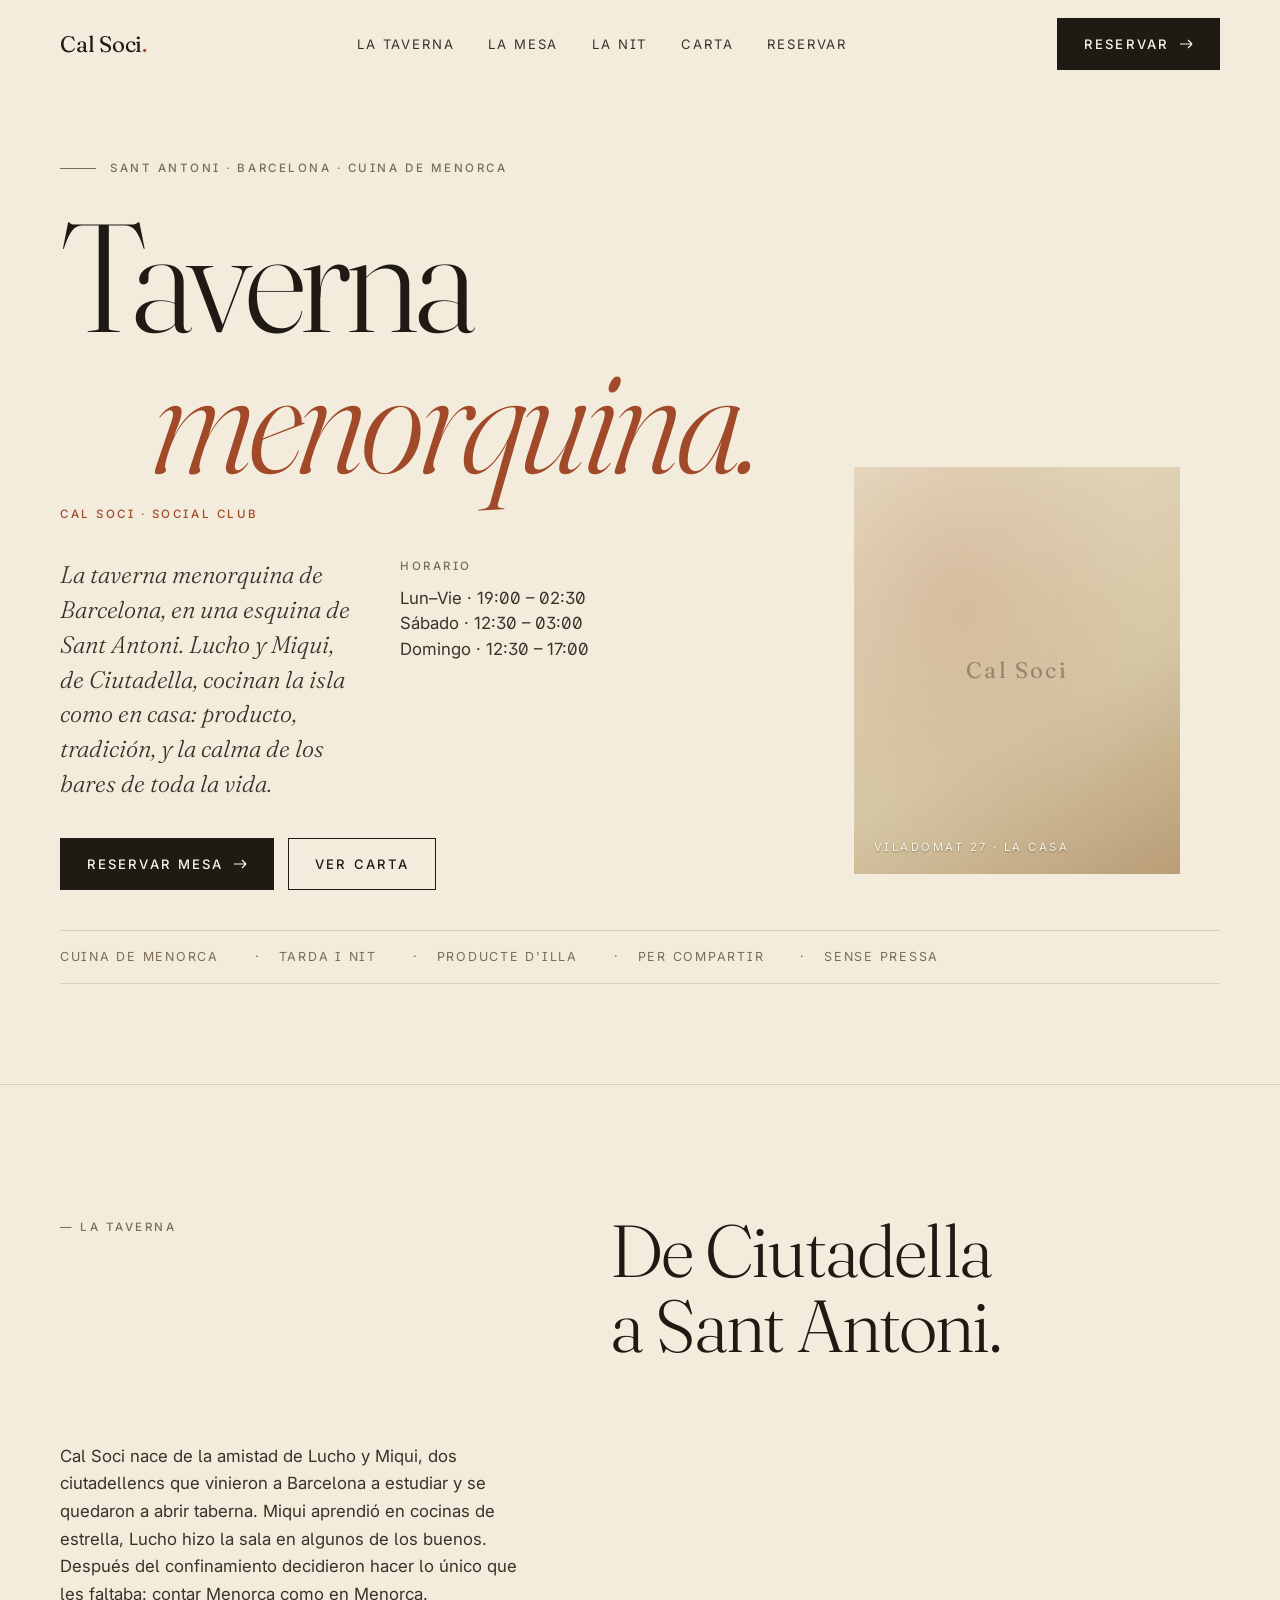
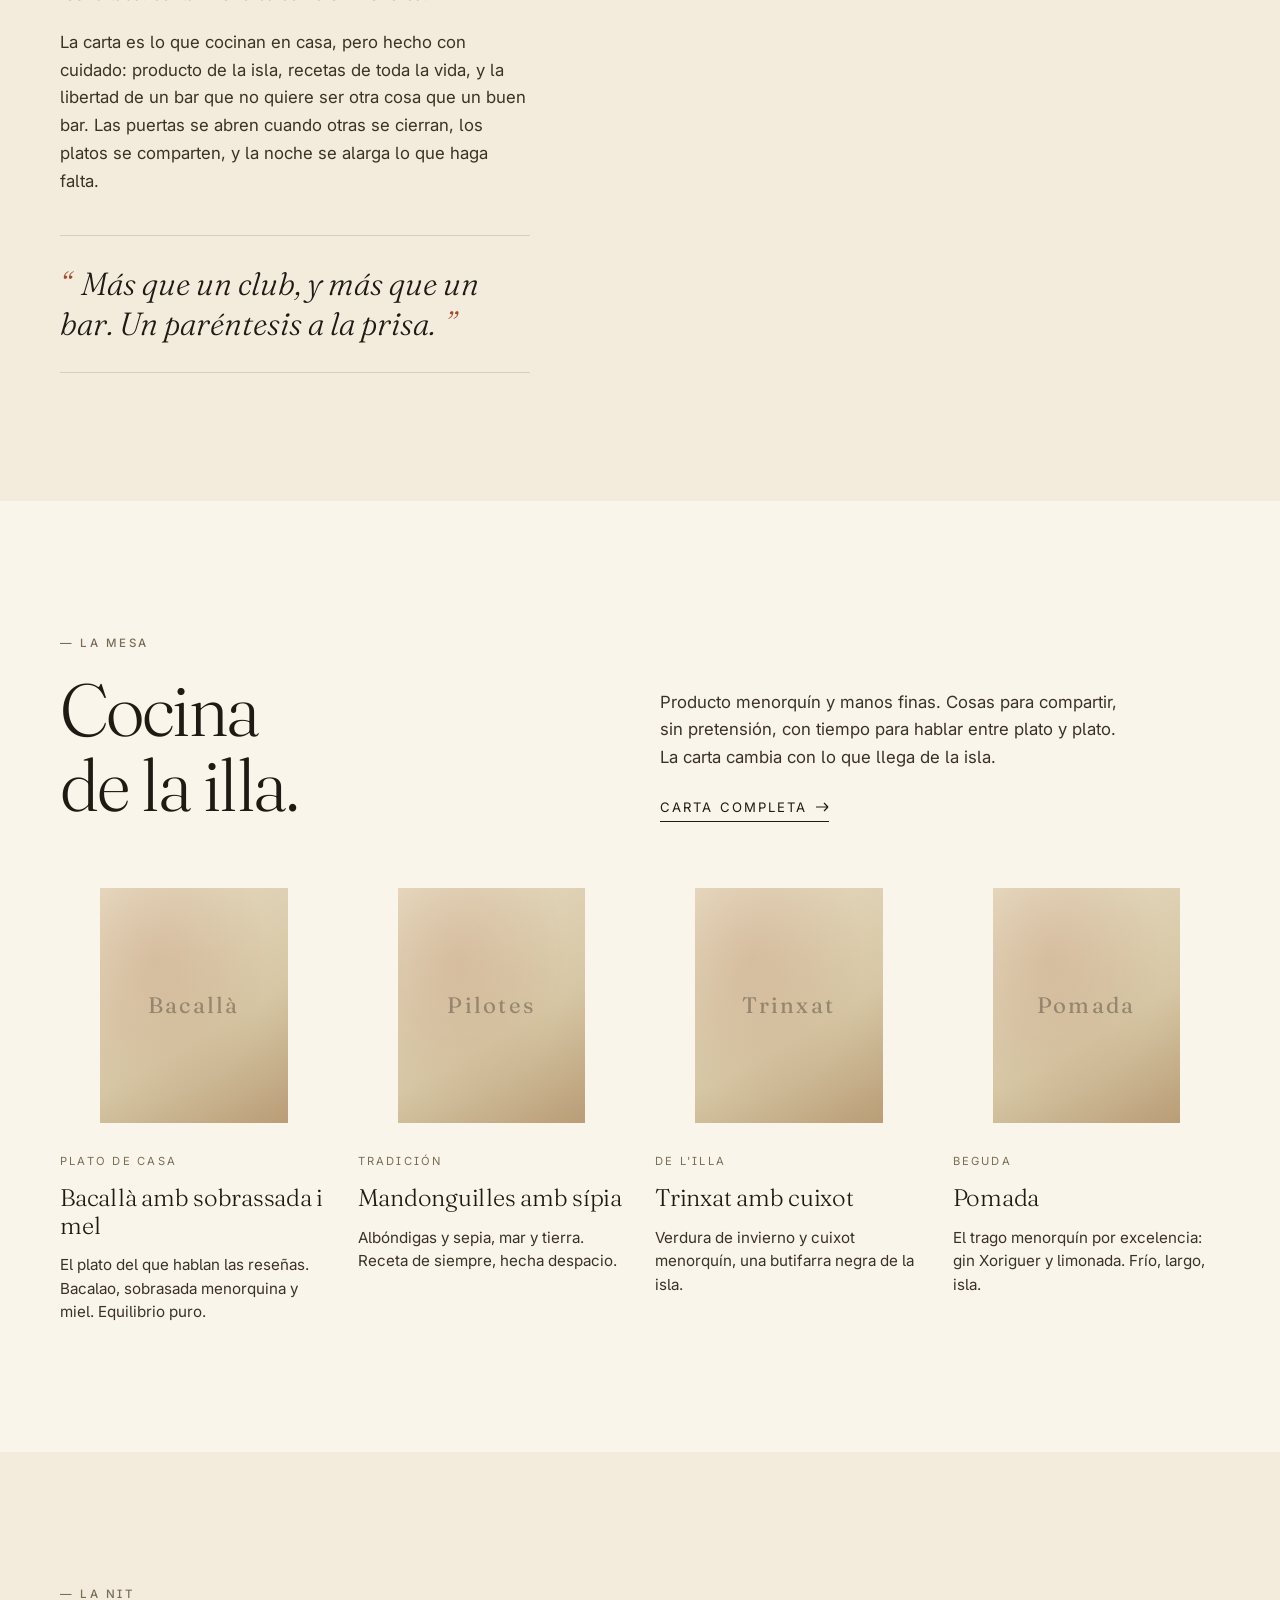
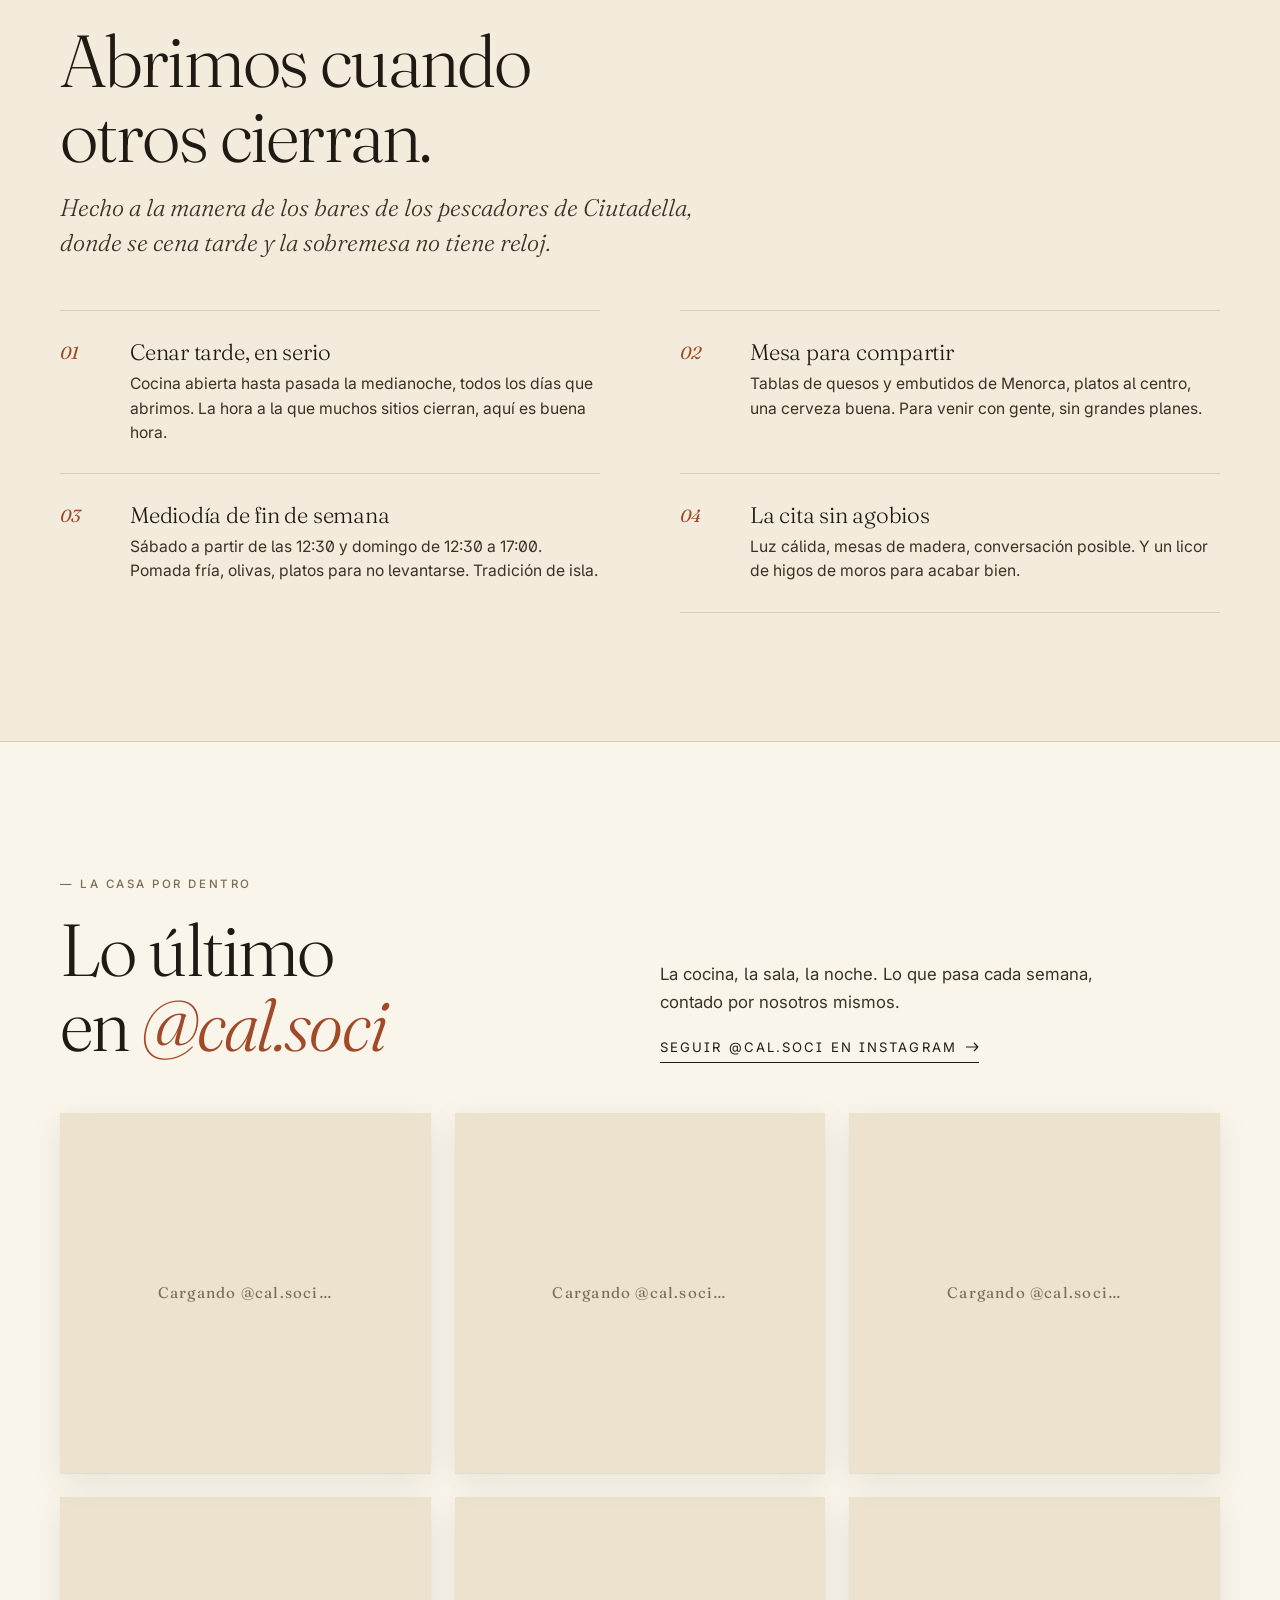
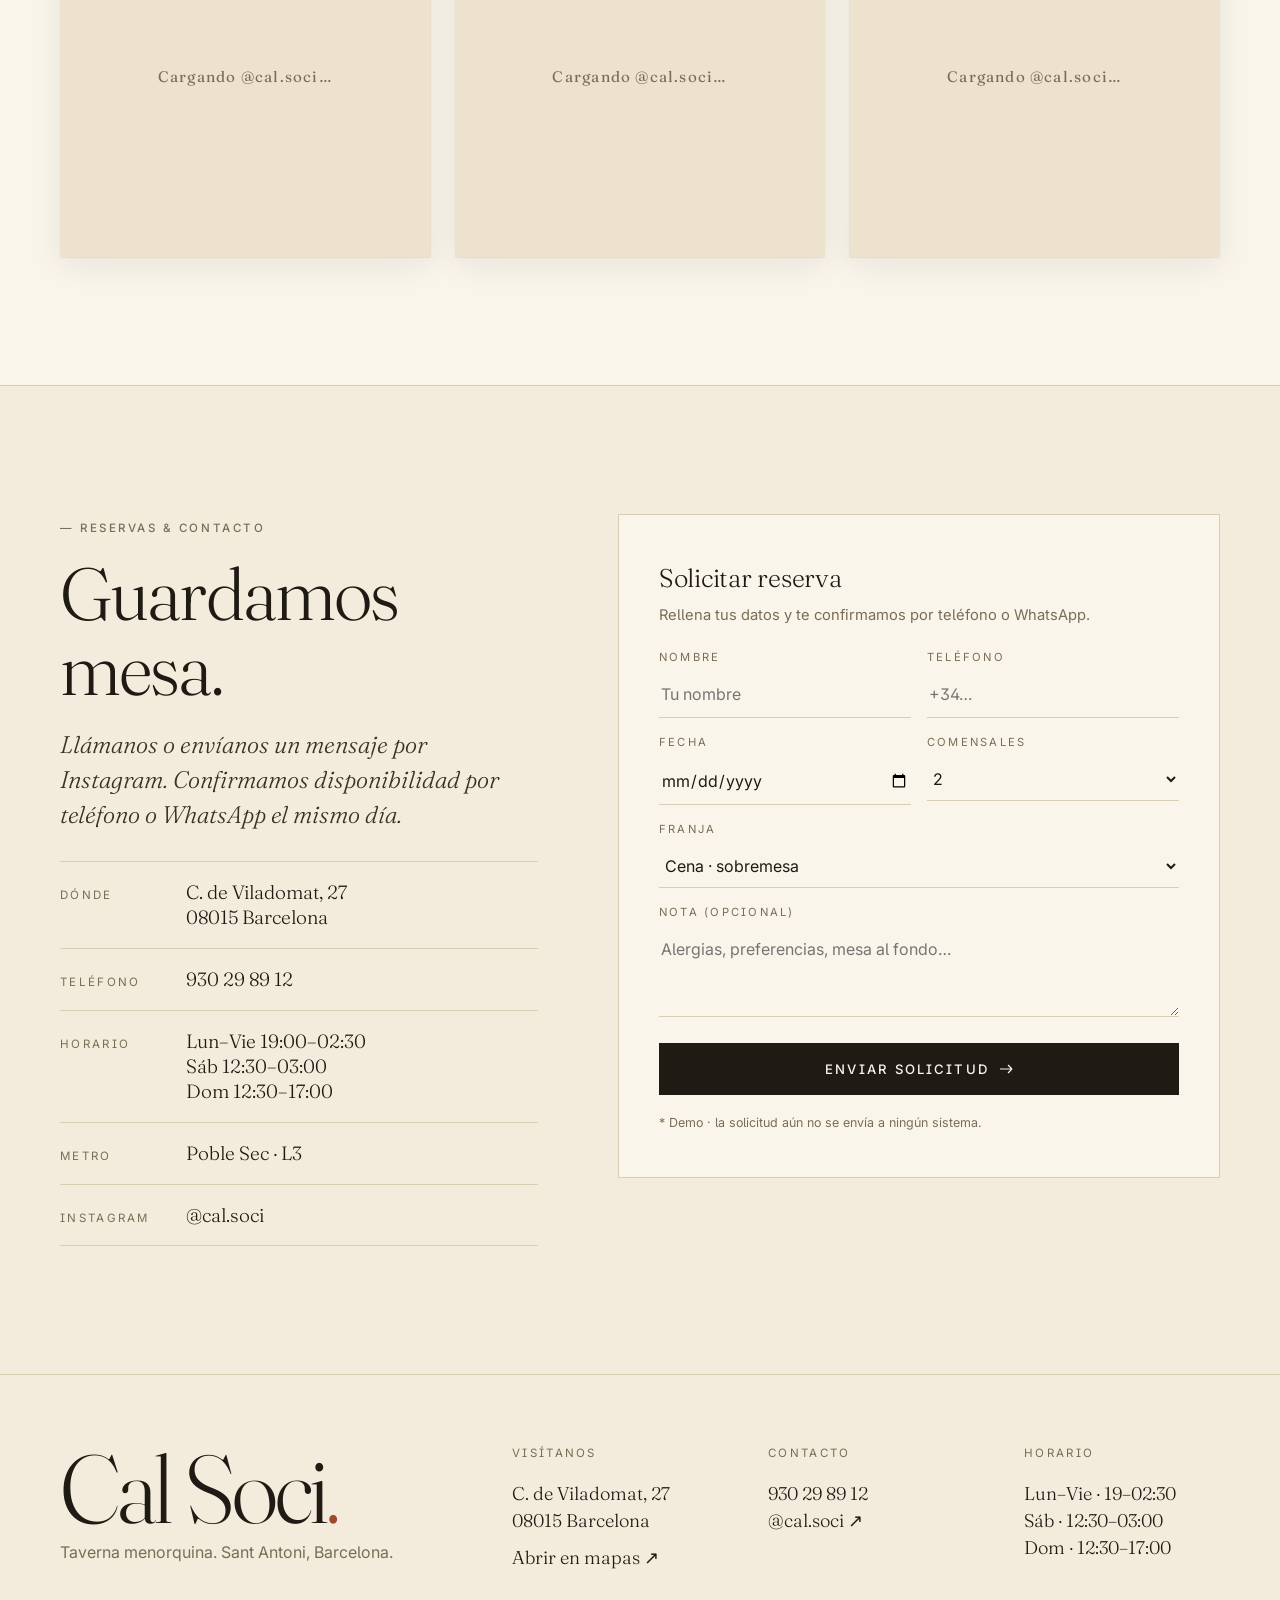
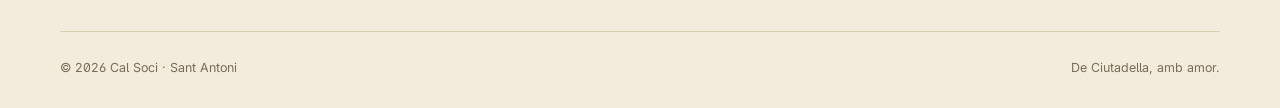
<file: index.html>
<!DOCTYPE html>
<html lang="es">
<head>
  <meta charset="utf-8" />
  <meta name="viewport" content="width=device-width, initial-scale=1, viewport-fit=cover" />
  <meta name="theme-color" content="#f3ecdd" />
  <title>Cal Soci — Taverna menorquina · Sant Antoni, Barcelona</title>
  <meta name="description" content="Cal Soci. La taverna menorquina de Barcelona, en Sant Antoni. De Lucho y Miqui, ciutadellencs. Cocina de Menorca, sin prisa, hasta tarde." />

  <meta property="og:type" content="restaurant" />
  <meta property="og:title" content="Cal Soci — Taverna menorquina en Sant Antoni" />
  <meta property="og:description" content="La taverna menorquina de Barcelona. C. de Viladomat 27, Sant Antoni." />
  <meta property="og:locale" content="es_ES" />

  <link rel="preconnect" href="https://fonts.googleapis.com" />
  <link rel="preconnect" href="https://fonts.gstatic.com" crossorigin />
  <link href="https://fonts.googleapis.com/css2?family=Fraunces:ital,opsz,wght@0,9..144,300;0,9..144,400;0,9..144,500;1,9..144,300;1,9..144,400&family=Inter:wght@400;500;600&display=swap" rel="stylesheet" />

  <link rel="stylesheet" href="assets/css/styles.css" />
  <link rel="icon" href="data:image/svg+xml;utf8,<svg xmlns='http://www.w3.org/2000/svg' viewBox='0 0 32 32'><rect width='32' height='32' fill='%23f3ecdd'/><text x='50%25' y='60%25' text-anchor='middle' font-family='Georgia,serif' font-size='20' fill='%231f1a14'>C</text><circle cx='24' cy='8' r='2' fill='%23a14a2a'/></svg>" />
</head>
<body>

  <!-- NAV -->
  <header class="nav" id="nav">
    <div class="wrap nav__inner">
      <a href="#top" class="nav__brand" aria-label="Cal Soci — Inicio">Cal Soci<span class="dot">.</span></a>
      <nav class="nav__links" aria-label="Principal">
        <a href="#identitat">La taverna</a>
        <a href="#destacados">La mesa</a>
        <a href="#experiencia">La nit</a>
        <a href="menu.html">Carta</a>
        <a href="#contacto">Reservar</a>
      </nav>
      <a href="#contacto" class="btn nav__cta">
        Reservar
        <svg class="arrow" width="14" height="10" viewBox="0 0 14 10" fill="none"><path d="M1 5h12m0 0L9 1m4 4L9 9" stroke="currentColor" stroke-width="1.2"/></svg>
      </a>
      <button class="nav__toggle" aria-label="Abrir menú" aria-expanded="false" aria-controls="drawer">
        <span></span>
      </button>
    </div>
  </header>

  <!-- MOBILE DRAWER -->
  <aside class="drawer" id="drawer" aria-hidden="true">
    <div class="drawer__top">
      <span class="nav__brand">Cal Soci<span class="dot">.</span></span>
      <button class="drawer__close" aria-label="Cerrar menú">✕</button>
    </div>
    <nav class="drawer__nav" aria-label="Móvil">
      <a href="#identitat">La taverna</a>
      <a href="#destacados">La mesa</a>
      <a href="#experiencia">La nit</a>
      <a href="menu.html">Carta</a>
      <a href="#contacto">Reservar</a>
    </nav>
    <div class="drawer__meta">
      <span>C. de Viladomat, 27 · Sant Antoni</span>
      <a href="tel:+34930298912">930 29 89 12</a>
      <a href="https://www.instagram.com/cal.soci/" target="_blank" rel="noopener">@cal.soci</a>
    </div>
  </aside>

  <main id="top">

    <!-- HERO -->
    <section class="hero">
      <div class="wrap">
        <div class="hero__grid">
          <div>
            <div class="hero__eyebrow reveal">
              <span class="rule"></span>
              <span class="kicker">Sant Antoni · Barcelona · cuina de Menorca</span>
            </div>

            <h1 class="display hero__title reveal">
              <span class="row">Taverna</span>
              <span class="row shift"><em>menorquina.</em></span>
            </h1>
            <p class="kicker reveal delay-1" style="margin-top:18px; color:var(--terracotta);">Cal Soci · Social Club</p>

            <div class="hero__meta">
              <p class="lede reveal delay-1">
                La taverna menorquina de Barcelona, en una esquina de Sant Antoni. Lucho y Miqui, de Ciutadella, cocinan la isla como en casa: producto, tradición, y la calma de los bares de toda la vida.
              </p>
              <div class="reveal delay-2">
                <p class="kicker" style="margin-bottom:10px;">Horario</p>
                <p class="body-lg" style="line-height:1.5;">
                  Lun–Vie · 19:00 – 02:30<br/>
                  Sábado · 12:30 – 03:00<br/>
                  Domingo · 12:30 – 17:00
                </p>
              </div>
            </div>

            <div class="hero__cta reveal delay-3">
              <a href="#contacto" class="btn">
                Reservar mesa
                <svg class="arrow" width="14" height="10" viewBox="0 0 14 10" fill="none"><path d="M1 5h12m0 0L9 1m4 4L9 9" stroke="currentColor" stroke-width="1.2"/></svg>
              </a>
              <a href="menu.html" class="btn btn--ghost">Ver carta</a>
            </div>
          </div>

          <figure class="hero__figure reveal delay-2">
            <!-- Placeholder image (Cal Soci photos not provided as assets).
                 Pick a candid interior shot of Cal Soci to replace this. -->
            <img
              src="https://images.unsplash.com/photo-1559339352-11d035aa65de?auto=format&fit=crop&w=1200&q=80"
              alt="Atmósfera nocturna de taverna con luz cálida"
              loading="eager" fetchpriority="high"
              onerror="this.replaceWith(Object.assign(document.createElement('div'),{className:'ph',textContent:'Cal Soci'}))"
            />
            <figcaption>Viladomat 27 · La casa</figcaption>
          </figure>
        </div>

        <div class="hero__ticker reveal">
          <span>Cuina de Menorca</span>
          <span>Tarda i nit</span>
          <span>Producte d'illa</span>
          <span>Per compartir</span>
          <span>Sense pressa</span>
        </div>
      </div>
    </section>

    <hr class="divider" />

    <!-- IDENTITY / STORY -->
    <section class="section" id="identitat">
      <div class="wrap story">
        <div class="story__label reveal">
          <span class="kicker">— La taverna</span>
        </div>
        <div class="reveal delay-1">
          <h2 class="h1 story__title">De Ciutadella<br/>a Sant Antoni.</h2>
        </div>
        <div class="story__body reveal delay-2">
          <p class="body-lg">
            Cal Soci nace de la amistad de Lucho y Miqui, dos ciutadellencs que vinieron a Barcelona a estudiar y se quedaron a abrir taberna. Miqui aprendió en cocinas de estrella, Lucho hizo la sala en algunos de los buenos. Después del confinamiento decidieron hacer lo único que les faltaba: contar Menorca como en Menorca.
          </p>
          <p class="body-lg">
            La carta es lo que cocinan en casa, pero hecho con cuidado: producto de la isla, recetas de toda la vida, y la libertad de un bar que no quiere ser otra cosa que un buen bar. Las puertas se abren cuando otras se cierran, los platos se comparten, y la noche se alarga lo que haga falta.
          </p>

          <blockquote class="pullquote">
            Más que un club, y más que un bar. Un paréntesis a la prisa.
          </blockquote>
        </div>
      </div>
    </section>

    <!-- HIGHLIGHTS (real signature dishes from press research) -->
    <!--
      Highlights below are real dishes mentioned in press coverage of Cal Soci
      (Time Out Barcelona, Menorca Info, Local Love Barcelona). Photos are
      placeholders matched by category — replace with real photography.
    -->
    <section class="section highlights" id="destacados">
      <div class="wrap">
        <div class="highlights__head">
          <div class="reveal">
            <span class="kicker">— La mesa</span>
            <h2 class="h1" style="margin-top:18px;">Cocina<br/>de la illa.</h2>
          </div>
          <div class="reveal delay-1">
            <p class="body-lg" style="max-width:460px;">
              Producto menorquín y manos finas. Cosas para compartir, sin pretensión, con tiempo para hablar entre plato y plato. La carta cambia con lo que llega de la isla.
            </p>
            <p style="margin-top:22px;">
              <a class="link-underline" href="menu.html">Carta completa
                <svg class="arrow" width="14" height="10" viewBox="0 0 14 10" fill="none"><path d="M1 5h12m0 0L9 1m4 4L9 9" stroke="currentColor" stroke-width="1.2"/></svg>
              </a>
            </p>
          </div>
        </div>

        <div class="highlights__grid">
          <article class="dish reveal">
            <figure class="dish__figure">
              <img src="https://images.unsplash.com/photo-1625944525533-473f1b3d9684?auto=format&fit=crop&w=800&q=80" alt="Bacalao con sobrasada y miel" loading="lazy"
                onerror="this.replaceWith(Object.assign(document.createElement('div'),{className:'ph',textContent:'Bacallà'}))"/>
            </figure>
            <span class="dish__cat">Plato de casa</span>
            <h3 class="dish__name">Bacallà amb sobrassada i mel</h3>
            <p class="dish__note">El plato del que hablan las reseñas. Bacalao, sobrasada menorquina y miel. Equilibrio puro.</p>
          </article>

          <article class="dish reveal delay-1">
            <figure class="dish__figure">
              <img src="https://images.unsplash.com/photo-1604908176997-125f25cc6f3d?auto=format&fit=crop&w=800&q=80" alt="Mandonguilles con sepia y tomate" loading="lazy"
                onerror="this.replaceWith(Object.assign(document.createElement('div'),{className:'ph',textContent:'Pilotes'}))"/>
            </figure>
            <span class="dish__cat">Tradición</span>
            <h3 class="dish__name">Mandonguilles amb sípia</h3>
            <p class="dish__note">Albóndigas y sepia, mar y tierra. Receta de siempre, hecha despacio.</p>
          </article>

          <article class="dish reveal delay-2">
            <figure class="dish__figure">
              <img src="https://images.unsplash.com/photo-1432139509613-5c4255815697?auto=format&fit=crop&w=800&q=80" alt="Trinxat con cuixot menorquín" loading="lazy"
                onerror="this.replaceWith(Object.assign(document.createElement('div'),{className:'ph',textContent:'Trinxat'}))"/>
            </figure>
            <span class="dish__cat">De l'illa</span>
            <h3 class="dish__name">Trinxat amb cuixot</h3>
            <p class="dish__note">Verdura de invierno y cuixot menorquín, una butifarra negra de la isla.</p>
          </article>

          <article class="dish reveal delay-3">
            <figure class="dish__figure">
              <img src="https://images.unsplash.com/photo-1582735689369-4fe89db7114c?auto=format&fit=crop&w=800&q=80" alt="Pomada menorquina" loading="lazy"
                onerror="this.replaceWith(Object.assign(document.createElement('div'),{className:'ph',textContent:'Pomada'}))"/>
            </figure>
            <span class="dish__cat">Beguda</span>
            <h3 class="dish__name">Pomada</h3>
            <p class="dish__note">El trago menorquín por excelencia: gin Xoriguer y limonada. Frío, largo, isla.</p>
          </article>
        </div>
      </div>
    </section>

    <!-- EXPERIENCE -->
    <section class="section" id="experiencia">
      <div class="wrap">
        <div class="reveal">
          <span class="kicker">— La nit</span>
          <h2 class="h1" style="margin-top:18px; max-width:780px;">
            Abrimos cuando<br/>otros cierran.
          </h2>
          <p class="lede" style="margin-top:18px; max-width:680px;">
            Hecho a la manera de los bares de los pescadores de Ciutadella, donde se cena tarde y la sobremesa no tiene reloj.
          </p>
        </div>

        <div class="experience__grid">
          <div class="moment reveal">
            <div class="moment__num">01</div>
            <div>
              <h3 class="moment__title">Cenar tarde, en serio</h3>
              <p class="moment__body">Cocina abierta hasta pasada la medianoche, todos los días que abrimos. La hora a la que muchos sitios cierran, aquí es buena hora.</p>
            </div>
          </div>

          <div class="moment reveal delay-1">
            <div class="moment__num">02</div>
            <div>
              <h3 class="moment__title">Mesa para compartir</h3>
              <p class="moment__body">Tablas de quesos y embutidos de Menorca, platos al centro, una cerveza buena. Para venir con gente, sin grandes planes.</p>
            </div>
          </div>

          <div class="moment reveal delay-2">
            <div class="moment__num">03</div>
            <div>
              <h3 class="moment__title">Mediodía de fin de semana</h3>
              <p class="moment__body">Sábado a partir de las 12:30 y domingo de 12:30 a 17:00. Pomada fría, olivas, platos para no levantarse. Tradición de isla.</p>
            </div>
          </div>

          <div class="moment reveal delay-3">
            <div class="moment__num">04</div>
            <div>
              <h3 class="moment__title">La cita sin agobios</h3>
              <p class="moment__body">Luz cálida, mesas de madera, conversación posible. Y un licor de higos de moros para acabar bien.</p>
            </div>
          </div>
        </div>
      </div>
    </section>

    <!-- INSTAGRAM FEED — real Cal Soci posts via Instagram's official embed widget -->
    <section class="section ig-feed" id="instagram">
      <div class="wrap">
        <div class="ig-feed__head">
          <div class="reveal">
            <span class="kicker">— La casa por dentro</span>
            <h2 class="h1" style="margin-top:18px;">Lo último<br/>en <em style="color:var(--terracotta); font-style:italic;">@cal.soci</em></h2>
          </div>
          <div class="reveal delay-1" style="max-width:480px;">
            <p class="body-lg">
              La cocina, la sala, la noche. Lo que pasa cada semana, contado por nosotros mismos.
            </p>
            <p style="margin-top:18px;">
              <a class="link-underline" href="https://www.instagram.com/cal.soci/" target="_blank" rel="noopener">
                Seguir @cal.soci en Instagram
                <svg class="arrow" width="14" height="10" viewBox="0 0 14 10" fill="none"><path d="M1 5h12m0 0L9 1m4 4L9 9" stroke="currentColor" stroke-width="1.2"/></svg>
              </a>
            </p>
          </div>
        </div>

        <div class="ig-grid reveal">
          <!-- Posts curated from @cal.soci's public feed.
               Instagram's embed widget loads the real photos client-side. -->
          <div class="ig-card">
            <blockquote class="instagram-media" data-instgrm-captioned data-instgrm-permalink="https://www.instagram.com/p/DEqNdTsMZOm/" data-instgrm-version="14"></blockquote>
          </div>
          <div class="ig-card">
            <blockquote class="instagram-media" data-instgrm-captioned data-instgrm-permalink="https://www.instagram.com/p/DCgdr2doQ1H/" data-instgrm-version="14"></blockquote>
          </div>
          <div class="ig-card">
            <blockquote class="instagram-media" data-instgrm-captioned data-instgrm-permalink="https://www.instagram.com/p/C4vnGKkI9TE/" data-instgrm-version="14"></blockquote>
          </div>
          <div class="ig-card">
            <blockquote class="instagram-media" data-instgrm-captioned data-instgrm-permalink="https://www.instagram.com/p/C17fOZhIc_b/" data-instgrm-version="14"></blockquote>
          </div>
          <div class="ig-card">
            <blockquote class="instagram-media" data-instgrm-captioned data-instgrm-permalink="https://www.instagram.com/reel/Csq-0unJb1d/" data-instgrm-version="14"></blockquote>
          </div>
          <div class="ig-card">
            <blockquote class="instagram-media" data-instgrm-captioned data-instgrm-permalink="https://www.instagram.com/p/CjGf9_Nji0D/" data-instgrm-version="14"></blockquote>
          </div>
        </div>
      </div>
    </section>


    <!-- RESERVATION / CONTACT -->
    <section class="section" id="contacto">
      <div class="wrap reserve__grid">
        <div class="reveal">
          <span class="kicker">— Reservas & Contacto</span>
          <h2 class="h1" style="margin-top:18px;">Guardamos<br/>mesa.</h2>
          <p class="lede" style="margin-top:22px; max-width:520px;">
            Llámanos o envíanos un mensaje por Instagram. Confirmamos disponibilidad por teléfono o WhatsApp el mismo día.
          </p>

          <ul class="info-list">
            <li>
              <span class="info-list__label">Dónde</span>
              <span class="info-list__value">
                <a href="https://maps.google.com/?q=Cal+Soci+Viladomat+27+Barcelona" target="_blank" rel="noopener">
                  C. de Viladomat, 27<br/>08015 Barcelona
                </a>
              </span>
            </li>
            <li>
              <span class="info-list__label">Teléfono</span>
              <span class="info-list__value"><a href="tel:+34930298912">930 29 89 12</a></span>
            </li>
            <li>
              <span class="info-list__label">Horario</span>
              <span class="info-list__value">Lun–Vie 19:00–02:30<br/>Sáb 12:30–03:00<br/>Dom 12:30–17:00</span>
            </li>
            <li>
              <span class="info-list__label">Metro</span>
              <span class="info-list__value">Poble Sec · L3</span>
            </li>
            <li>
              <span class="info-list__label">Instagram</span>
              <span class="info-list__value"><a href="https://www.instagram.com/cal.soci/" target="_blank" rel="noopener">@cal.soci</a></span>
            </li>
          </ul>
        </div>

        <form class="reserve-form reveal delay-1" onsubmit="event.preventDefault(); this.querySelector('.form-note').textContent='Gracias. Te llamamos para confirmar.';">
          <h3>Solicitar reserva</h3>
          <p class="body-sm">Rellena tus datos y te confirmamos por teléfono o WhatsApp.</p>

          <div class="form-row two">
            <div class="field">
              <label for="r-name">Nombre</label>
              <input id="r-name" type="text" placeholder="Tu nombre" required />
            </div>
            <div class="field">
              <label for="r-phone">Teléfono</label>
              <input id="r-phone" type="tel" placeholder="+34…" required />
            </div>
          </div>

          <div class="form-row two">
            <div class="field">
              <label for="r-date">Fecha</label>
              <input id="r-date" type="date" required />
            </div>
            <div class="field">
              <label for="r-guests">Comensales</label>
              <select id="r-guests" required>
                <option>2</option><option>3</option><option>4</option>
                <option>5</option><option>6</option><option>7+</option>
              </select>
            </div>
          </div>

          <div class="form-row">
            <div class="field">
              <label for="r-time">Franja</label>
              <select id="r-time" required>
                <option value="">Cena · sobremesa</option>
                <option>Cena temprano (19:00–21:00)</option>
                <option>Cena (21:00–23:30)</option>
                <option>Cena tarde (23:30–cierre)</option>
                <option>Vermut (vie/sáb · tarde)</option>
              </select>
            </div>
          </div>

          <div class="form-row">
            <div class="field">
              <label for="r-note">Nota (opcional)</label>
              <textarea id="r-note" placeholder="Alergias, preferencias, mesa al fondo…"></textarea>
            </div>
          </div>

          <button type="submit" class="btn">
            Enviar solicitud
            <svg class="arrow" width="14" height="10" viewBox="0 0 14 10" fill="none"><path d="M1 5h12m0 0L9 1m4 4L9 9" stroke="currentColor" stroke-width="1.2"/></svg>
          </button>
          <p class="form-note">* Demo · la solicitud aún no se envía a ningún sistema.</p>
        </form>
      </div>
    </section>
  </main>

  <!-- FOOTER -->
  <footer class="footer">
    <div class="wrap">
      <div class="footer__grid">
        <div class="footer__brand">
          <div class="display" aria-hidden="true">Cal&nbsp;Soci<span style="color:var(--terracotta);">.</span></div>
          <p>Taverna menorquina. Sant Antoni, Barcelona.</p>
        </div>
        <div class="footer__col">
          <h4>Visítanos</h4>
          <p>C. de Viladomat, 27<br/>08015 Barcelona</p>
          <p style="margin-top:10px;"><a href="https://maps.google.com/?q=Cal+Soci+Viladomat+27+Barcelona" target="_blank" rel="noopener">Abrir en mapas ↗</a></p>
        </div>
        <div class="footer__col">
          <h4>Contacto</h4>
          <p><a href="tel:+34930298912">930 29 89 12</a></p>
          <p><a href="https://www.instagram.com/cal.soci/" target="_blank" rel="noopener">@cal.soci ↗</a></p>
        </div>
        <div class="footer__col">
          <h4>Horario</h4>
          <p>Lun–Vie · 19–02:30<br/>Sáb · 12:30–03:00<br/>Dom · 12:30–17:00</p>
        </div>
      </div>
      <div class="footer__bottom">
        <span>© <span id="year"></span> Cal Soci · Sant Antoni</span>
        <span>De Ciutadella, amb amor.</span>
      </div>
    </div>
  </footer>

  <script src="assets/js/main.js" defer></script>
  <!-- Instagram embed widget — turns the @cal.soci blockquotes above into the real posts -->
  <script async src="https://www.instagram.com/embed.js"></script>
</body>
</html>
</file>
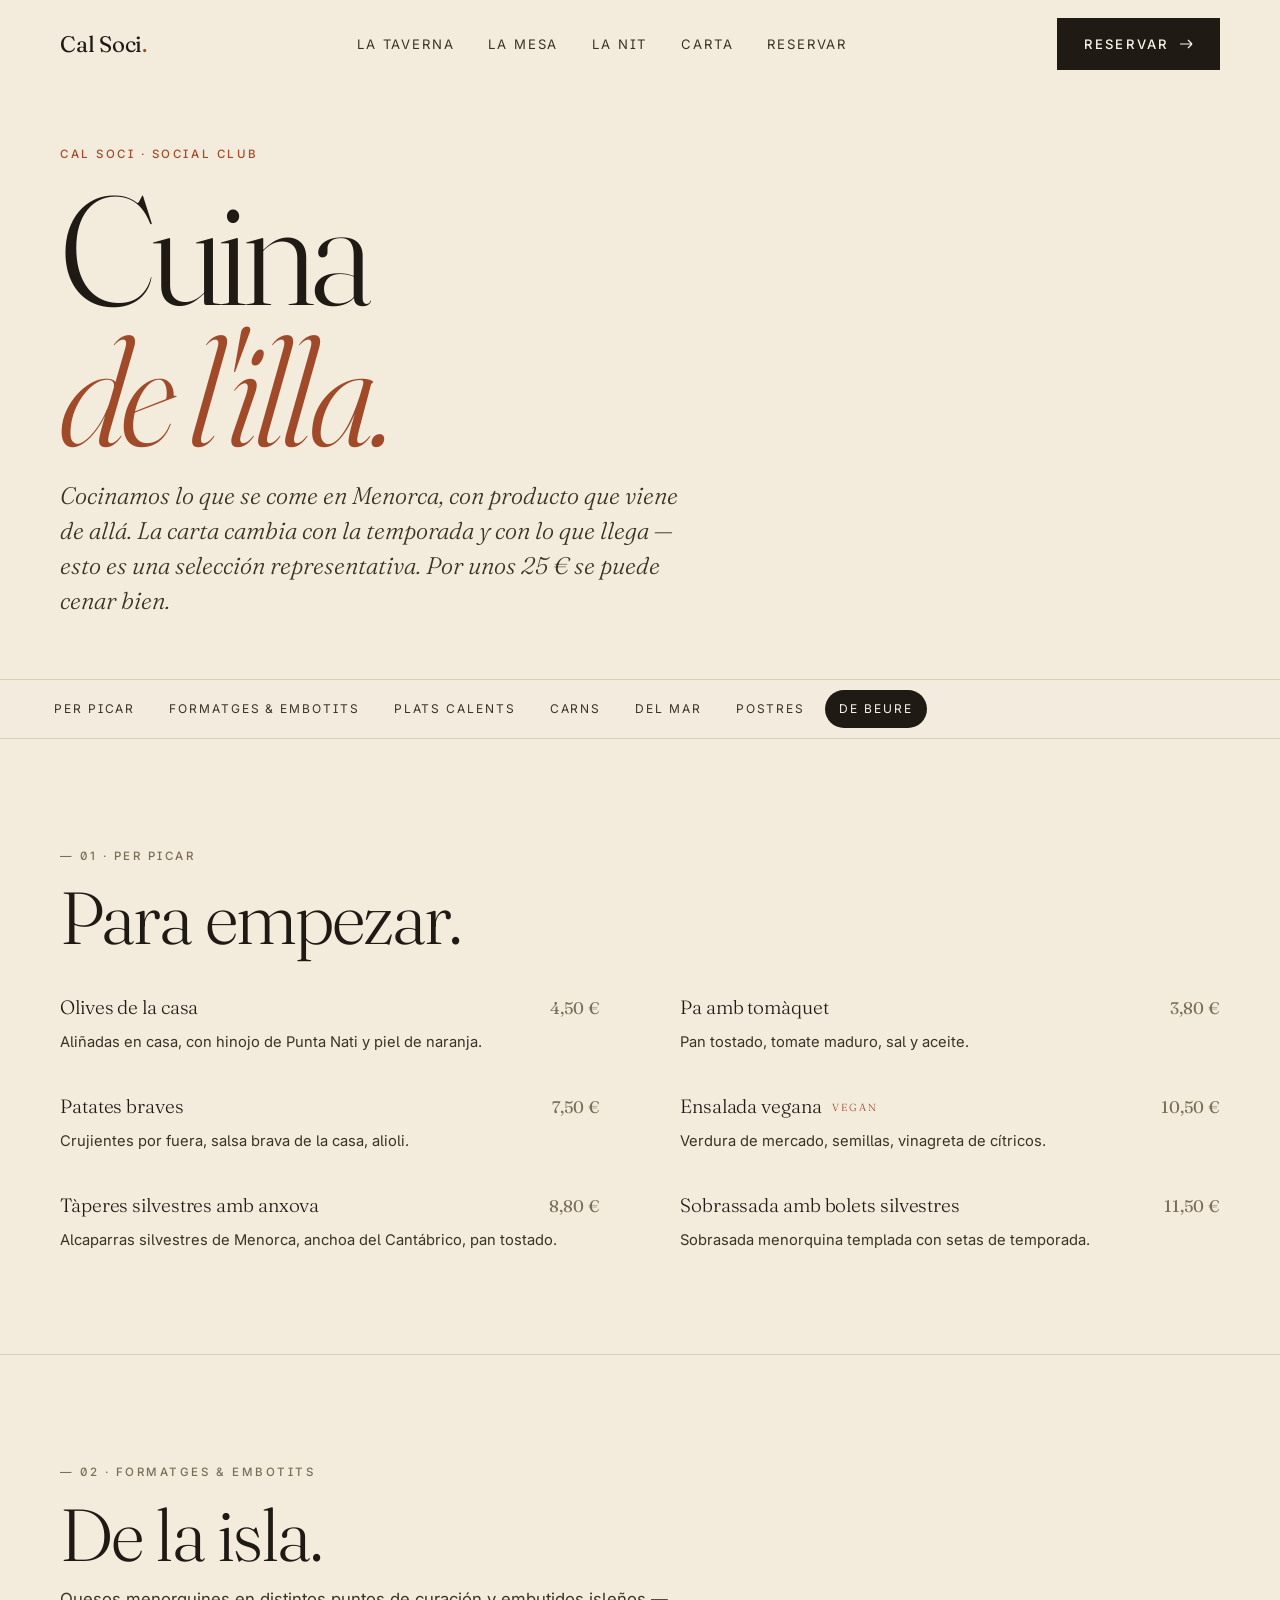
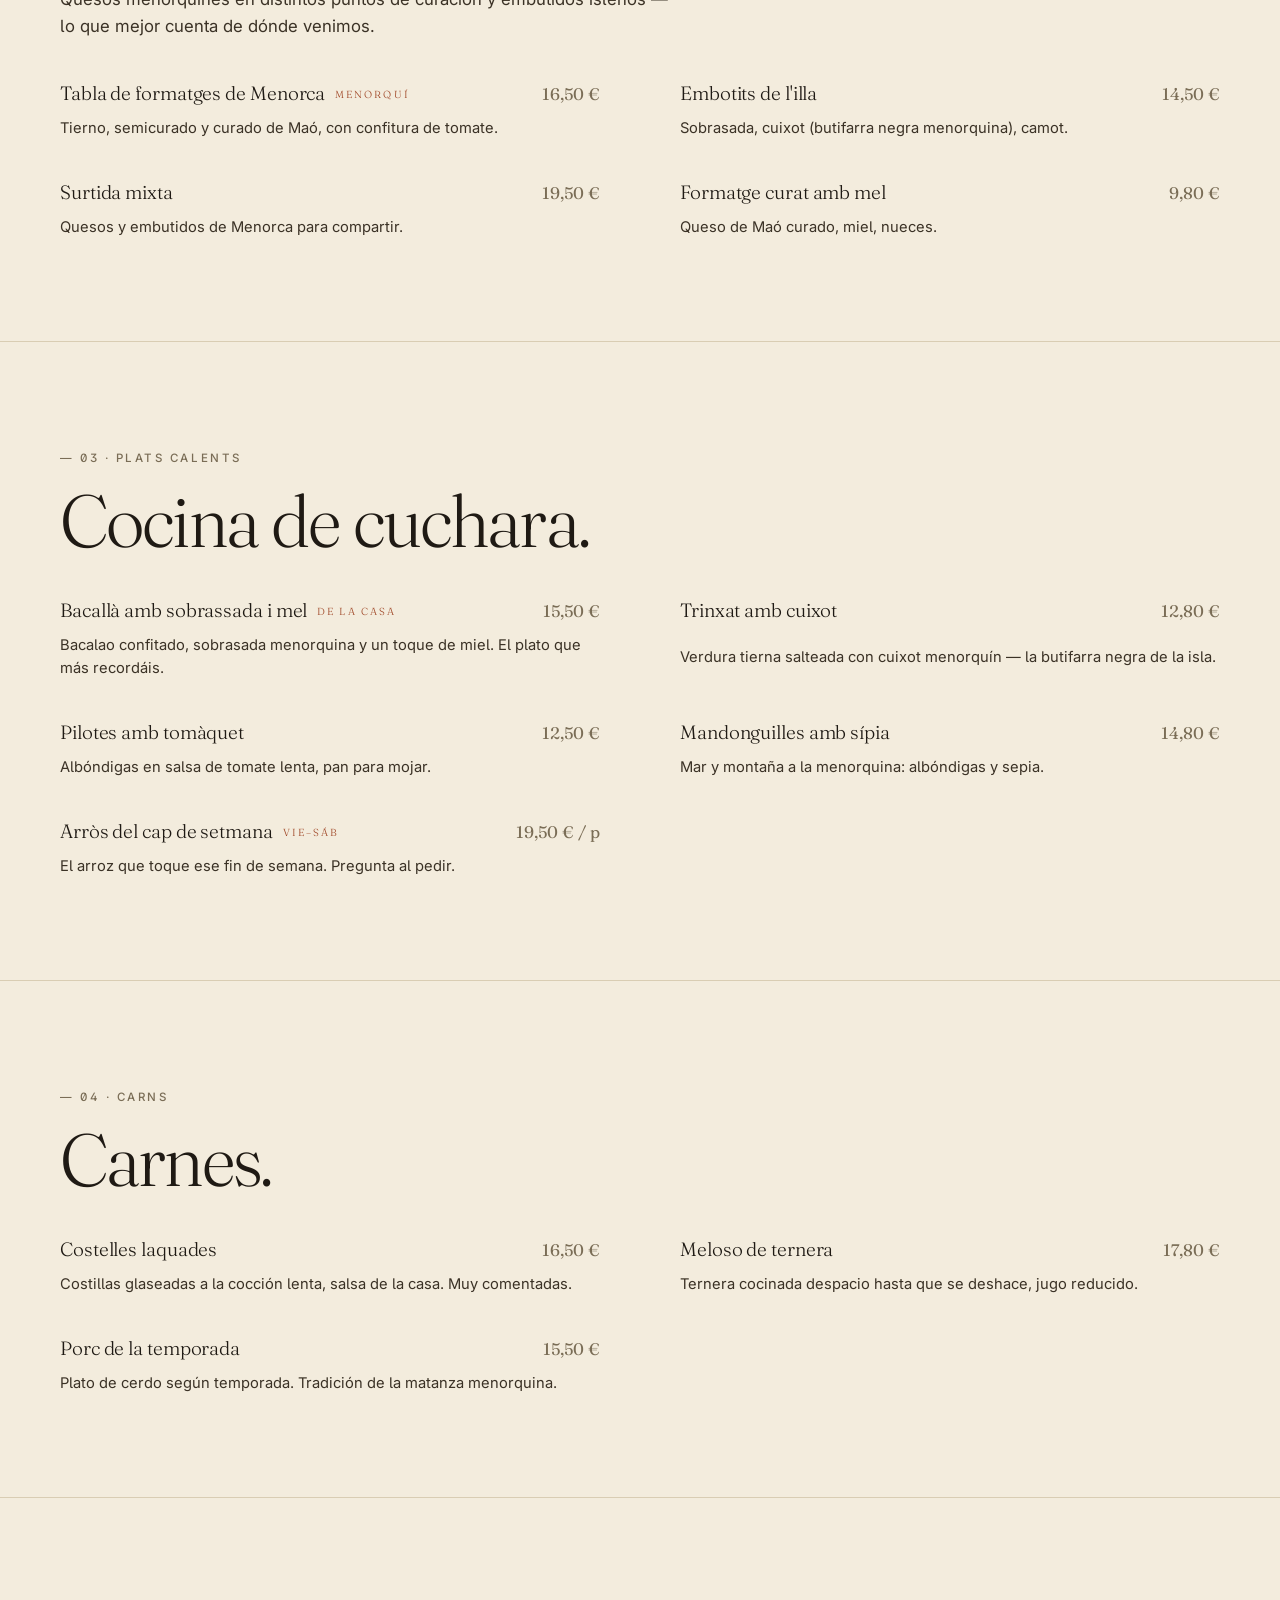
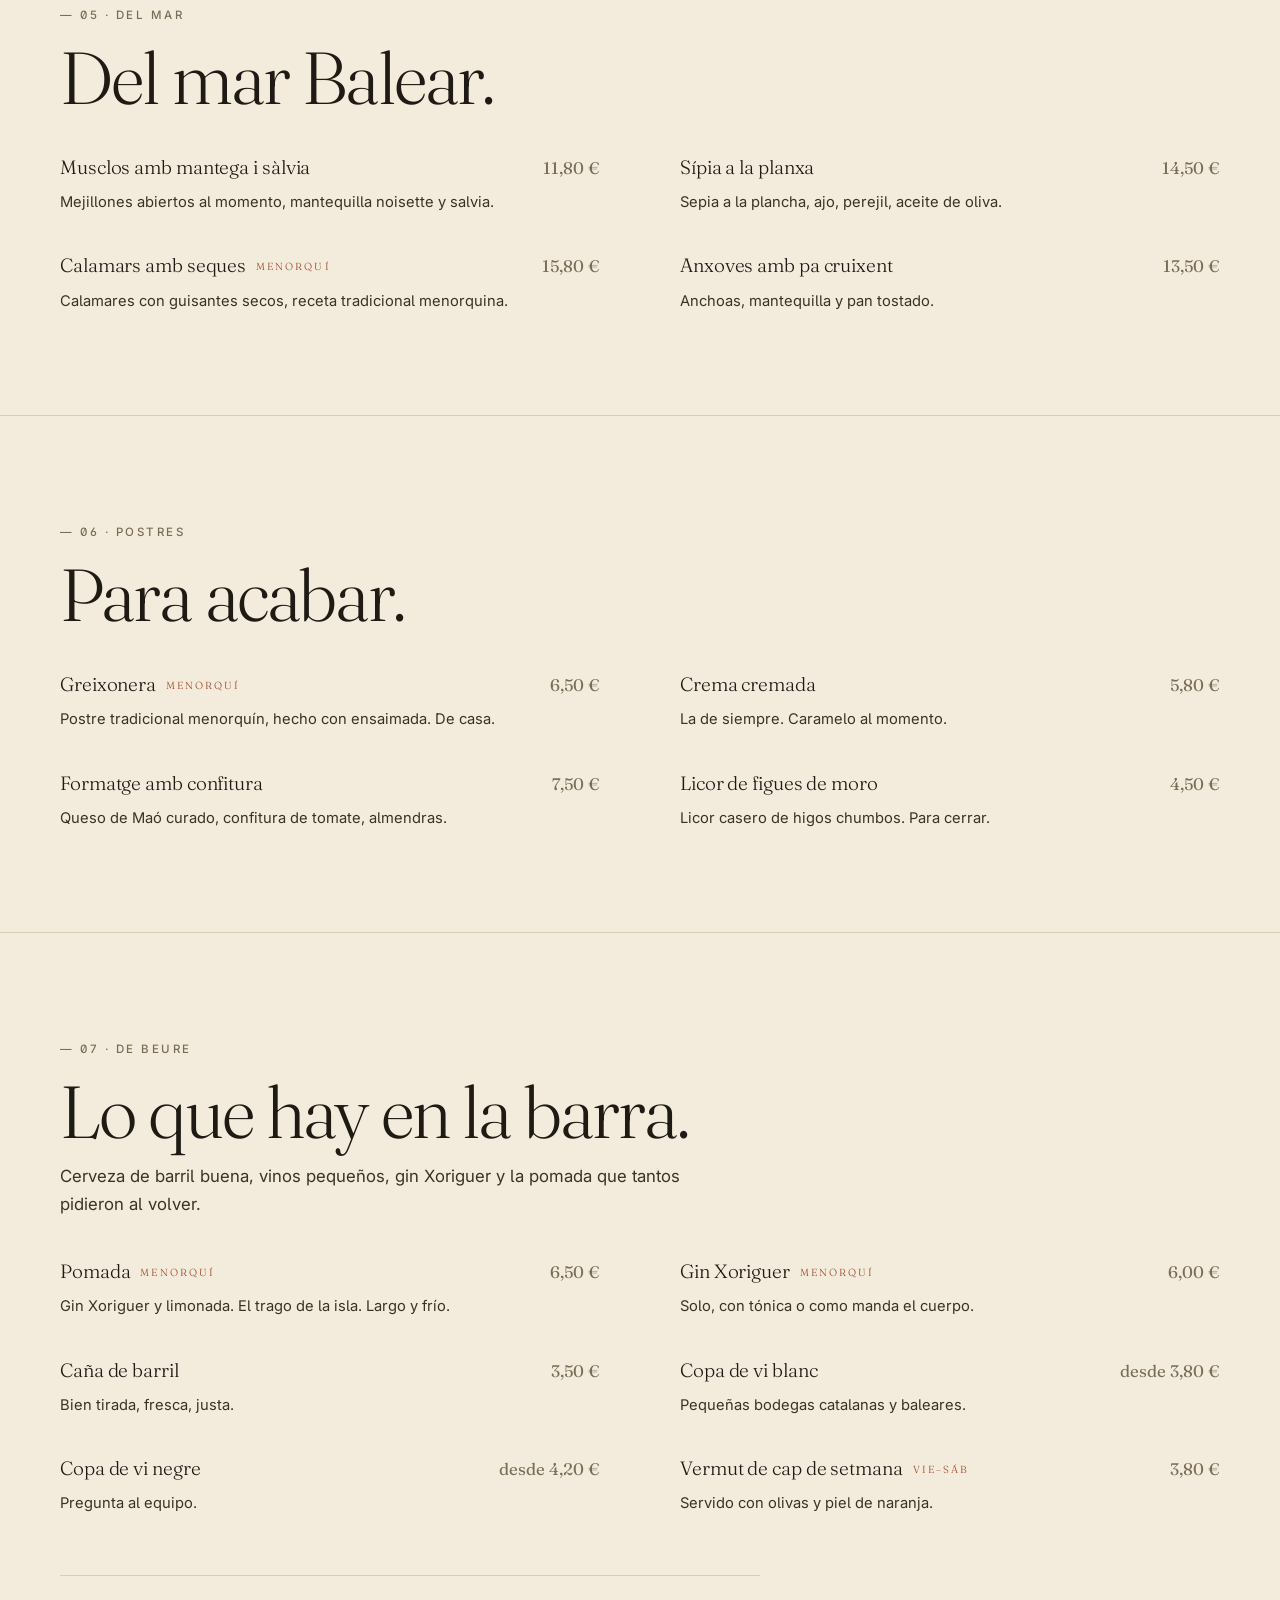
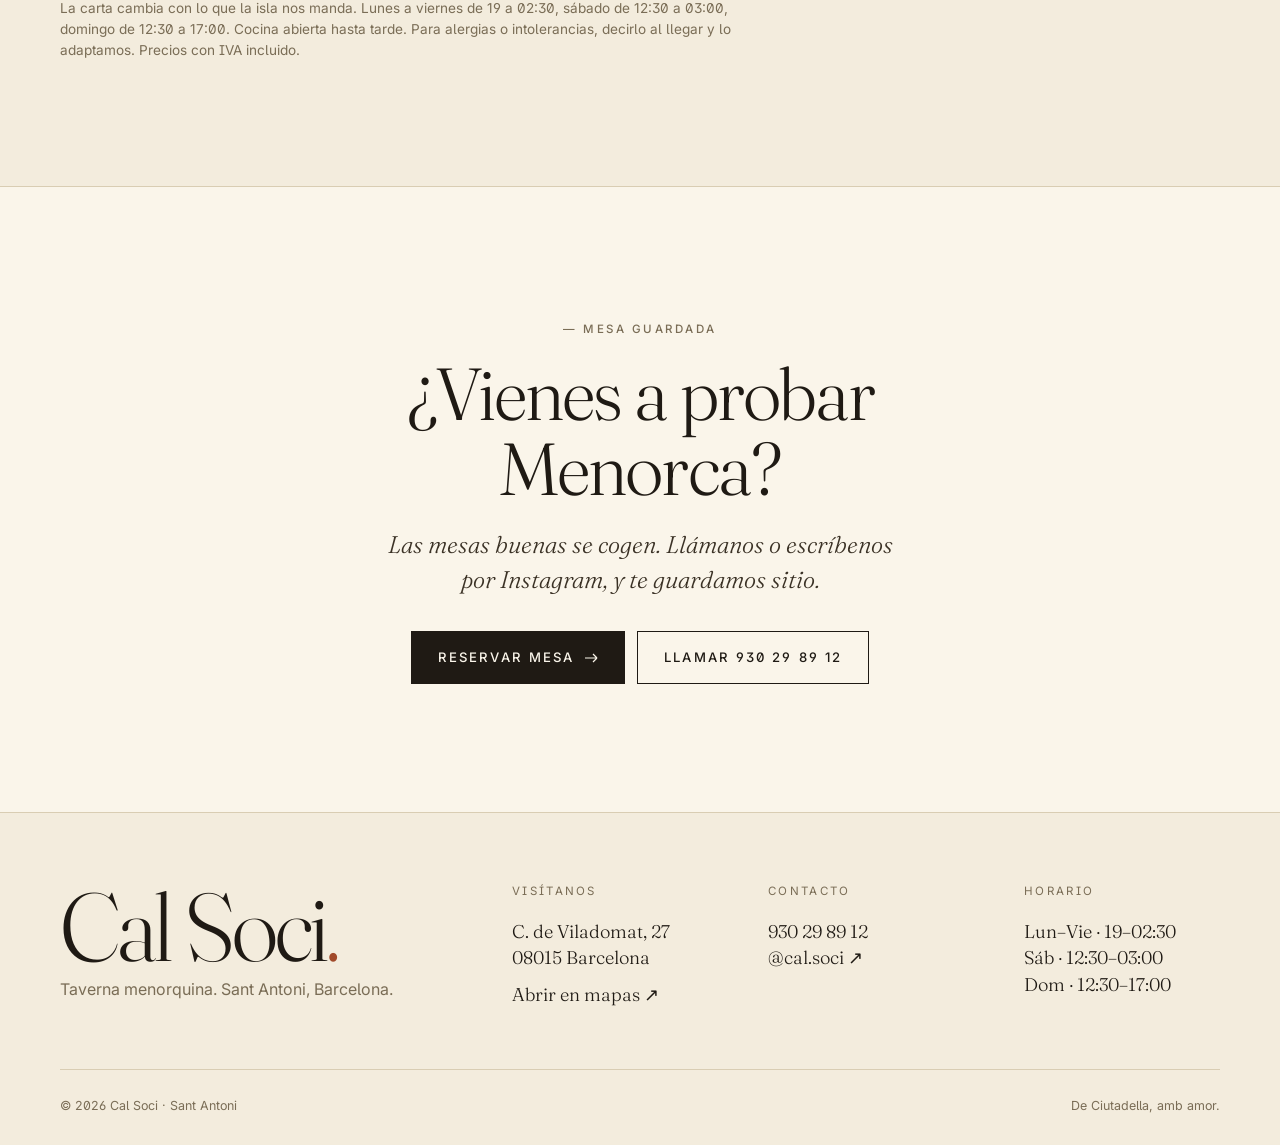
<file: menu.html>
<!DOCTYPE html>
<html lang="es">
<head>
  <meta charset="utf-8" />
  <meta name="viewport" content="width=device-width, initial-scale=1, viewport-fit=cover" />
  <meta name="theme-color" content="#f3ecdd" />
  <title>Carta — Cal Soci · Taverna menorquina, Sant Antoni</title>
  <meta name="description" content="Carta de Cal Soci. Cocina de Menorca en Barcelona: bacalao con sobrasada y miel, mandonguilles amb sípia, trinxat amb cuixot, quesos de la isla, pomada y Xoriguer." />

  <link rel="preconnect" href="https://fonts.googleapis.com" />
  <link rel="preconnect" href="https://fonts.gstatic.com" crossorigin />
  <link href="https://fonts.googleapis.com/css2?family=Fraunces:ital,opsz,wght@0,9..144,300;0,9..144,400;0,9..144,500;1,9..144,300;1,9..144,400&family=Inter:wght@400;500;600&display=swap" rel="stylesheet" />

  <link rel="stylesheet" href="assets/css/styles.css" />
  <link rel="icon" href="data:image/svg+xml;utf8,<svg xmlns='http://www.w3.org/2000/svg' viewBox='0 0 32 32'><rect width='32' height='32' fill='%23f3ecdd'/><text x='50%25' y='60%25' text-anchor='middle' font-family='Georgia,serif' font-size='20' fill='%231f1a14'>C</text><circle cx='24' cy='8' r='2' fill='%23a14a2a'/></svg>" />
</head>
<body>

  <!-- NAV -->
  <header class="nav" id="nav">
    <div class="wrap nav__inner">
      <a href="index.html" class="nav__brand">Cal Soci<span class="dot">.</span></a>
      <nav class="nav__links" aria-label="Principal">
        <a href="index.html#identitat">La taverna</a>
        <a href="index.html#destacados">La mesa</a>
        <a href="index.html#experiencia">La nit</a>
        <a href="menu.html" aria-current="page">Carta</a>
        <a href="index.html#contacto">Reservar</a>
      </nav>
      <a href="index.html#contacto" class="btn nav__cta">
        Reservar
        <svg class="arrow" width="14" height="10" viewBox="0 0 14 10" fill="none"><path d="M1 5h12m0 0L9 1m4 4L9 9" stroke="currentColor" stroke-width="1.2"/></svg>
      </a>
      <button class="nav__toggle" aria-label="Abrir menú" aria-expanded="false" aria-controls="drawer">
        <span></span>
      </button>
    </div>
  </header>

  <!-- MOBILE DRAWER -->
  <aside class="drawer" id="drawer" aria-hidden="true">
    <div class="drawer__top">
      <span class="nav__brand">Cal Soci<span class="dot">.</span></span>
      <button class="drawer__close" aria-label="Cerrar menú">✕</button>
    </div>
    <nav class="drawer__nav" aria-label="Móvil">
      <a href="index.html#identitat">La taverna</a>
      <a href="index.html#destacados">La mesa</a>
      <a href="index.html#experiencia">La nit</a>
      <a href="menu.html">Carta</a>
      <a href="index.html#contacto">Reservar</a>
    </nav>
    <div class="drawer__meta">
      <span>C. de Viladomat, 27 · Sant Antoni</span>
      <a href="tel:+34930298912">930 29 89 12</a>
      <a href="https://www.instagram.com/cal.soci/" target="_blank" rel="noopener">@cal.soci</a>
    </div>
  </aside>

  <main id="top">

    <!-- MENU HERO -->
    <section class="menu-hero">
      <div class="wrap">
        <div class="reveal">
          <span class="kicker" style="color:var(--terracotta);">Cal Soci · Social Club</span>
          <h1 class="display" style="margin-top:14px;">Cuina<br/><em style="font-style:italic; color:var(--terracotta);">de l'illa.</em></h1>
        </div>
        <p class="lede reveal delay-1">
          Cocinamos lo que se come en Menorca, con producto que viene de allá. La carta cambia con la temporada y con lo que llega — esto es una selección representativa. Por unos 25 € se puede cenar bien.
        </p>
      </div>
    </section>

    <!-- CATEGORY TABS -->
    <nav class="menu-tabs" aria-label="Secciones">
      <div class="menu-tabs__inner">
        <a href="#picar">Per picar</a>
        <a href="#formatges">Formatges &amp; embotits</a>
        <a href="#calents">Plats calents</a>
        <a href="#carns">Carns</a>
        <a href="#mar">Del mar</a>
        <a href="#postres">Postres</a>
        <a href="#beure">De beure</a>
      </div>
    </nav>

    <!--
      CONTENT NOTES
      - Items below come from press research on Cal Soci (Time Out Barcelona,
        Menorca Info, Local Love Barcelona, Sluurpy, Tripadvisor).
      - The dishes named are real — confirmed signatures of the house.
      - PRICES are realistic Sant Antoni 2024 ranges, not the actual prices
        from Cal Soci (none were published). Owner must validate before live.
      - Ask owner to send the real PDF/printed carta to drop in here verbatim.
    -->

    <!-- Per picar -->
    <section class="menu-section" id="picar">
      <div class="wrap">
        <div class="menu-section__head">
          <div class="reveal">
            <span class="kicker">— 01 · Per picar</span>
            <h2 class="h1" style="margin-top:14px;">Para empezar.</h2>
          </div>
        </div>

        <div class="menu-list">
          <article class="menu-item reveal">
            <h3 class="menu-item__name">Olives de la casa</h3>
            <span class="menu-item__price">4,50 €</span>
            <p class="menu-item__desc">Aliñadas en casa, con hinojo de Punta Nati y piel de naranja.</p>
          </article>

          <article class="menu-item reveal">
            <h3 class="menu-item__name">Pa amb tomàquet</h3>
            <span class="menu-item__price">3,80 €</span>
            <p class="menu-item__desc">Pan tostado, tomate maduro, sal y aceite.</p>
          </article>

          <article class="menu-item reveal">
            <h3 class="menu-item__name">Patates braves</h3>
            <span class="menu-item__price">7,50 €</span>
            <p class="menu-item__desc">Crujientes por fuera, salsa brava de la casa, alioli.</p>
          </article>

          <article class="menu-item reveal">
            <h3 class="menu-item__name">Ensalada vegana<span class="menu-item__tag">vegan</span></h3>
            <span class="menu-item__price">10,50 €</span>
            <p class="menu-item__desc">Verdura de mercado, semillas, vinagreta de cítricos.</p>
          </article>

          <article class="menu-item reveal">
            <h3 class="menu-item__name">Tàperes silvestres amb anxova</h3>
            <span class="menu-item__price">8,80 €</span>
            <p class="menu-item__desc">Alcaparras silvestres de Menorca, anchoa del Cantábrico, pan tostado.</p>
          </article>

          <article class="menu-item reveal">
            <h3 class="menu-item__name">Sobrassada amb bolets silvestres</h3>
            <span class="menu-item__price">11,50 €</span>
            <p class="menu-item__desc">Sobrasada menorquina templada con setas de temporada.</p>
          </article>
        </div>
      </div>
    </section>

    <!-- Formatges -->
    <section class="menu-section" id="formatges">
      <div class="wrap">
        <div class="menu-section__head">
          <div class="reveal">
            <span class="kicker">— 02 · Formatges &amp; embotits</span>
            <h2 class="h1" style="margin-top:14px;">De la isla.</h2>
          </div>
          <p class="body-lg reveal delay-1" style="max-width:620px;">
            Quesos menorquines en distintos puntos de curación y embutidos isleños — lo que mejor cuenta de dónde venimos.
          </p>
        </div>

        <div class="menu-list">
          <article class="menu-item reveal">
            <h3 class="menu-item__name">Tabla de formatges de Menorca<span class="menu-item__tag">menorquí</span></h3>
            <span class="menu-item__price">16,50 €</span>
            <p class="menu-item__desc">Tierno, semicurado y curado de Maó, con confitura de tomate.</p>
          </article>

          <article class="menu-item reveal">
            <h3 class="menu-item__name">Embotits de l'illa</h3>
            <span class="menu-item__price">14,50 €</span>
            <p class="menu-item__desc">Sobrasada, cuixot (butifarra negra menorquina), camot.</p>
          </article>

          <article class="menu-item reveal">
            <h3 class="menu-item__name">Surtida mixta</h3>
            <span class="menu-item__price">19,50 €</span>
            <p class="menu-item__desc">Quesos y embutidos de Menorca para compartir.</p>
          </article>

          <article class="menu-item reveal">
            <h3 class="menu-item__name">Formatge curat amb mel</h3>
            <span class="menu-item__price">9,80 €</span>
            <p class="menu-item__desc">Queso de Maó curado, miel, nueces.</p>
          </article>
        </div>
      </div>
    </section>

    <!-- Plats calents -->
    <section class="menu-section" id="calents">
      <div class="wrap">
        <div class="menu-section__head">
          <div class="reveal">
            <span class="kicker">— 03 · Plats calents</span>
            <h2 class="h1" style="margin-top:14px;">Cocina de cuchara.</h2>
          </div>
        </div>

        <div class="menu-list">
          <article class="menu-item reveal">
            <h3 class="menu-item__name">Bacallà amb sobrassada i mel<span class="menu-item__tag">de la casa</span></h3>
            <span class="menu-item__price">15,50 €</span>
            <p class="menu-item__desc">Bacalao confitado, sobrasada menorquina y un toque de miel. El plato que más recordáis.</p>
          </article>

          <article class="menu-item reveal">
            <h3 class="menu-item__name">Trinxat amb cuixot</h3>
            <span class="menu-item__price">12,80 €</span>
            <p class="menu-item__desc">Verdura tierna salteada con cuixot menorquín — la butifarra negra de la isla.</p>
          </article>

          <article class="menu-item reveal">
            <h3 class="menu-item__name">Pilotes amb tomàquet</h3>
            <span class="menu-item__price">12,50 €</span>
            <p class="menu-item__desc">Albóndigas en salsa de tomate lenta, pan para mojar.</p>
          </article>

          <article class="menu-item reveal">
            <h3 class="menu-item__name">Mandonguilles amb sípia</h3>
            <span class="menu-item__price">14,80 €</span>
            <p class="menu-item__desc">Mar y montaña a la menorquina: albóndigas y sepia.</p>
          </article>

          <article class="menu-item reveal">
            <h3 class="menu-item__name">Arròs del cap de setmana<span class="menu-item__tag">vie–sáb</span></h3>
            <span class="menu-item__price">19,50 € / p</span>
            <p class="menu-item__desc">El arroz que toque ese fin de semana. Pregunta al pedir.</p>
          </article>
        </div>
      </div>
    </section>

    <!-- Carns -->
    <section class="menu-section" id="carns">
      <div class="wrap">
        <div class="menu-section__head">
          <div class="reveal">
            <span class="kicker">— 04 · Carns</span>
            <h2 class="h1" style="margin-top:14px;">Carnes.</h2>
          </div>
        </div>

        <div class="menu-list">
          <article class="menu-item reveal">
            <h3 class="menu-item__name">Costelles laquades</h3>
            <span class="menu-item__price">16,50 €</span>
            <p class="menu-item__desc">Costillas glaseadas a la cocción lenta, salsa de la casa. Muy comentadas.</p>
          </article>

          <article class="menu-item reveal">
            <h3 class="menu-item__name">Meloso de ternera</h3>
            <span class="menu-item__price">17,80 €</span>
            <p class="menu-item__desc">Ternera cocinada despacio hasta que se deshace, jugo reducido.</p>
          </article>

          <article class="menu-item reveal">
            <h3 class="menu-item__name">Porc de la temporada</h3>
            <span class="menu-item__price">15,50 €</span>
            <p class="menu-item__desc">Plato de cerdo según temporada. Tradición de la matanza menorquina.</p>
          </article>
        </div>
      </div>
    </section>

    <!-- Del mar -->
    <section class="menu-section" id="mar">
      <div class="wrap">
        <div class="menu-section__head">
          <div class="reveal">
            <span class="kicker">— 05 · Del mar</span>
            <h2 class="h1" style="margin-top:14px;">Del mar Balear.</h2>
          </div>
        </div>

        <div class="menu-list">
          <article class="menu-item reveal">
            <h3 class="menu-item__name">Musclos amb mantega i sàlvia</h3>
            <span class="menu-item__price">11,80 €</span>
            <p class="menu-item__desc">Mejillones abiertos al momento, mantequilla noisette y salvia.</p>
          </article>

          <article class="menu-item reveal">
            <h3 class="menu-item__name">Sípia a la planxa</h3>
            <span class="menu-item__price">14,50 €</span>
            <p class="menu-item__desc">Sepia a la plancha, ajo, perejil, aceite de oliva.</p>
          </article>

          <article class="menu-item reveal">
            <h3 class="menu-item__name">Calamars amb seques<span class="menu-item__tag">menorquí</span></h3>
            <span class="menu-item__price">15,80 €</span>
            <p class="menu-item__desc">Calamares con guisantes secos, receta tradicional menorquina.</p>
          </article>

          <article class="menu-item reveal">
            <h3 class="menu-item__name">Anxoves amb pa cruixent</h3>
            <span class="menu-item__price">13,50 €</span>
            <p class="menu-item__desc">Anchoas, mantequilla y pan tostado.</p>
          </article>
        </div>
      </div>
    </section>

    <!-- Postres -->
    <section class="menu-section" id="postres">
      <div class="wrap">
        <div class="menu-section__head">
          <div class="reveal">
            <span class="kicker">— 06 · Postres</span>
            <h2 class="h1" style="margin-top:14px;">Para acabar.</h2>
          </div>
        </div>

        <div class="menu-list">
          <article class="menu-item reveal">
            <h3 class="menu-item__name">Greixonera<span class="menu-item__tag">menorquí</span></h3>
            <span class="menu-item__price">6,50 €</span>
            <p class="menu-item__desc">Postre tradicional menorquín, hecho con ensaimada. De casa.</p>
          </article>

          <article class="menu-item reveal">
            <h3 class="menu-item__name">Crema cremada</h3>
            <span class="menu-item__price">5,80 €</span>
            <p class="menu-item__desc">La de siempre. Caramelo al momento.</p>
          </article>

          <article class="menu-item reveal">
            <h3 class="menu-item__name">Formatge amb confitura</h3>
            <span class="menu-item__price">7,50 €</span>
            <p class="menu-item__desc">Queso de Maó curado, confitura de tomate, almendras.</p>
          </article>

          <article class="menu-item reveal">
            <h3 class="menu-item__name">Licor de figues de moro</h3>
            <span class="menu-item__price">4,50 €</span>
            <p class="menu-item__desc">Licor casero de higos chumbos. Para cerrar.</p>
          </article>
        </div>
      </div>
    </section>

    <!-- Beure -->
    <section class="menu-section" id="beure">
      <div class="wrap">
        <div class="menu-section__head">
          <div class="reveal">
            <span class="kicker">— 07 · De beure</span>
            <h2 class="h1" style="margin-top:14px;">Lo que hay en la barra.</h2>
          </div>
          <p class="body-lg reveal delay-1" style="max-width:620px;">
            Cerveza de barril buena, vinos pequeños, gin Xoriguer y la pomada que tantos pidieron al volver.
          </p>
        </div>

        <div class="menu-list">
          <article class="menu-item reveal">
            <h3 class="menu-item__name">Pomada<span class="menu-item__tag">menorquí</span></h3>
            <span class="menu-item__price">6,50 €</span>
            <p class="menu-item__desc">Gin Xoriguer y limonada. El trago de la isla. Largo y frío.</p>
          </article>

          <article class="menu-item reveal">
            <h3 class="menu-item__name">Gin Xoriguer<span class="menu-item__tag">menorquí</span></h3>
            <span class="menu-item__price">6,00 €</span>
            <p class="menu-item__desc">Solo, con tónica o como manda el cuerpo.</p>
          </article>

          <article class="menu-item reveal">
            <h3 class="menu-item__name">Caña de barril</h3>
            <span class="menu-item__price">3,50 €</span>
            <p class="menu-item__desc">Bien tirada, fresca, justa.</p>
          </article>

          <article class="menu-item reveal">
            <h3 class="menu-item__name">Copa de vi blanc</h3>
            <span class="menu-item__price">desde 3,80 €</span>
            <p class="menu-item__desc">Pequeñas bodegas catalanas y baleares.</p>
          </article>

          <article class="menu-item reveal">
            <h3 class="menu-item__name">Copa de vi negre</h3>
            <span class="menu-item__price">desde 4,20 €</span>
            <p class="menu-item__desc">Pregunta al equipo.</p>
          </article>

          <article class="menu-item reveal">
            <h3 class="menu-item__name">Vermut de cap de setmana<span class="menu-item__tag">vie–sáb</span></h3>
            <span class="menu-item__price">3,80 €</span>
            <p class="menu-item__desc">Servido con olivas y piel de naranja.</p>
          </article>
        </div>

        <p class="menu-note">
          La carta cambia con lo que la isla nos manda. Lunes a viernes de 19 a 02:30, sábado de 12:30 a 03:00, domingo de 12:30 a 17:00. Cocina abierta hasta tarde. Para alergias o intolerancias, decirlo al llegar y lo adaptamos. Precios con IVA incluido.
        </p>
      </div>
    </section>

    <!-- Back to reservation -->
    <section class="section" style="background:var(--cream); border-top:1px solid var(--line);">
      <div class="wrap" style="text-align:center;">
        <span class="kicker reveal">— Mesa guardada</span>
        <h2 class="h1 reveal delay-1" style="margin-top:16px; max-width:720px; margin-left:auto; margin-right:auto;">
          ¿Vienes a probar Menorca?
        </h2>
        <p class="lede reveal delay-2" style="max-width:520px; margin:22px auto 34px;">
          Las mesas buenas se cogen. Llámanos o escríbenos por Instagram, y te guardamos sitio.
        </p>
        <div class="reveal delay-3" style="display:flex; gap:12px; justify-content:center; flex-wrap:wrap;">
          <a href="index.html#contacto" class="btn">
            Reservar mesa
            <svg class="arrow" width="14" height="10" viewBox="0 0 14 10" fill="none"><path d="M1 5h12m0 0L9 1m4 4L9 9" stroke="currentColor" stroke-width="1.2"/></svg>
          </a>
          <a href="tel:+34930298912" class="btn btn--ghost">Llamar 930 29 89 12</a>
        </div>
      </div>
    </section>
  </main>

  <!-- FOOTER -->
  <footer class="footer">
    <div class="wrap">
      <div class="footer__grid">
        <div class="footer__brand">
          <div class="display" aria-hidden="true">Cal&nbsp;Soci<span style="color:var(--terracotta);">.</span></div>
          <p>Taverna menorquina. Sant Antoni, Barcelona.</p>
        </div>
        <div class="footer__col">
          <h4>Visítanos</h4>
          <p>C. de Viladomat, 27<br/>08015 Barcelona</p>
          <p style="margin-top:10px;"><a href="https://maps.google.com/?q=Cal+Soci+Viladomat+27+Barcelona" target="_blank" rel="noopener">Abrir en mapas ↗</a></p>
        </div>
        <div class="footer__col">
          <h4>Contacto</h4>
          <p><a href="tel:+34930298912">930 29 89 12</a></p>
          <p><a href="https://www.instagram.com/cal.soci/" target="_blank" rel="noopener">@cal.soci ↗</a></p>
        </div>
        <div class="footer__col">
          <h4>Horario</h4>
          <p>Lun–Vie · 19–02:30<br/>Sáb · 12:30–03:00<br/>Dom · 12:30–17:00</p>
        </div>
      </div>
      <div class="footer__bottom">
        <span>© <span id="year"></span> Cal Soci · Sant Antoni</span>
        <span>De Ciutadella, amb amor.</span>
      </div>
    </div>
  </footer>

  <script src="assets/js/main.js" defer></script>
</body>
</html>
</file>
<file: assets/css/styles.css>
/* =========================================================
   Cal Soci — redesign concept
   Editorial, warm, Mediterranean. Mobile-first.
   ========================================================= */

/* ---------- Tokens ---------- */
:root {
  /* Warm neutrals pulled from a taberna palette:
     aged paper, terracotta tile, olive shade, ink. */
  --paper: #f3ecdd;
  --paper-soft: #ece2cd;
  --cream: #faf5ea;
  --ink: #1f1a14;
  --ink-soft: #3b3226;
  --muted: #7a6d56;
  --line: #d9cdb3;
  --terracotta: #a14a2a;
  --terracotta-deep: #7d3518;
  --olive: #5a5c3b;
  --accent: var(--terracotta);

  --font-serif: "Fraunces", "Cormorant Garamond", "Times New Roman", serif;
  --font-sans:  "Inter", system-ui, -apple-system, "Helvetica Neue", sans-serif;
  --font-mono:  "JetBrains Mono", ui-monospace, Menlo, monospace;

  --max: 1240px;
  --gutter: clamp(20px, 4vw, 40px);
  --radius: 2px;

  --ease: cubic-bezier(.2, .7, .2, 1);
}

/* ---------- Reset ---------- */
*, *::before, *::after { box-sizing: border-box; }
html, body { margin: 0; padding: 0; }
html { scroll-behavior: smooth; -webkit-text-size-adjust: 100%; }
body {
  background: var(--paper);
  color: var(--ink);
  font-family: var(--font-sans);
  font-size: 16px;
  line-height: 1.55;
  font-feature-settings: "ss01", "ss02";
  -webkit-font-smoothing: antialiased;
  text-rendering: optimizeLegibility;
  overflow-x: hidden;
}
img, picture, svg { display: block; max-width: 100%; }
a { color: inherit; text-decoration: none; }
button { font: inherit; color: inherit; background: none; border: none; cursor: pointer; }
h1, h2, h3, h4 { margin: 0; font-weight: 400; letter-spacing: -0.01em; }
p  { margin: 0; }

/* ---------- Type scale (editorial) ---------- */
.display {
  font-family: var(--font-serif);
  font-weight: 300;
  font-style: normal;
  letter-spacing: -0.035em;
  line-height: 0.92;
  font-size: clamp(3.8rem, 14vw, 11rem);
}
.h1 {
  font-family: var(--font-serif);
  font-weight: 300;
  line-height: 1.02;
  letter-spacing: -0.025em;
  font-size: clamp(2.4rem, 6vw, 4.6rem);
}
.h2 {
  font-family: var(--font-serif);
  font-weight: 300;
  line-height: 1.08;
  letter-spacing: -0.02em;
  font-size: clamp(1.8rem, 3.5vw, 2.6rem);
}
.kicker {
  font-family: var(--font-sans);
  font-size: 0.72rem;
  letter-spacing: 0.22em;
  text-transform: uppercase;
  color: var(--muted);
  font-weight: 500;
}
.lede {
  font-family: var(--font-serif);
  font-weight: 300;
  font-style: italic;
  font-size: clamp(1.15rem, 2vw, 1.5rem);
  line-height: 1.45;
  color: var(--ink-soft);
}
.body-lg { font-size: 1.05rem; line-height: 1.65; color: var(--ink-soft); }
.body-sm { font-size: 0.92rem; color: var(--muted); }

/* ---------- Layout ---------- */
.wrap { max-width: var(--max); margin: 0 auto; padding-left: var(--gutter); padding-right: var(--gutter); }
.section { padding: clamp(70px, 10vw, 140px) 0; }
.divider { height: 1px; background: var(--line); border: 0; margin: 0; }

/* ---------- Nav ---------- */
.nav {
  position: fixed; top: 0; left: 0; right: 0; z-index: 50;
  padding: 18px 0;
  transition: background-color .4s var(--ease), backdrop-filter .4s var(--ease), padding .3s var(--ease);
}
.nav.is-scrolled {
  background: rgba(243, 236, 221, 0.85);
  backdrop-filter: saturate(140%) blur(10px);
  -webkit-backdrop-filter: saturate(140%) blur(10px);
  padding: 12px 0;
  border-bottom: 1px solid rgba(31,26,20,0.06);
}
.nav__inner {
  display: flex; align-items: center; justify-content: space-between; gap: 24px;
}
.nav__brand {
  font-family: var(--font-serif);
  font-size: 1.4rem;
  letter-spacing: -0.01em;
  font-weight: 400;
}
.nav__brand .dot { color: var(--terracotta); }
.nav__links { display: none; align-items: center; gap: 34px; }
.nav__links a {
  font-size: 0.82rem; letter-spacing: 0.14em; text-transform: uppercase;
  color: var(--ink-soft); position: relative; padding: 6px 0;
}
.nav__links a:hover { color: var(--ink); }
.nav__links a::after {
  content: ""; position: absolute; left: 0; right: 0; bottom: 0;
  height: 1px; background: var(--ink); transform: scaleX(0); transform-origin: left;
  transition: transform .35s var(--ease);
}
.nav__links a:hover::after { transform: scaleX(1); }
.nav__cta { display: none; }
.nav__toggle {
  width: 44px; height: 44px;
  display: grid; place-items: center;
}
.nav__toggle span {
  display: block; width: 22px; height: 1px; background: var(--ink);
  position: relative;
}
.nav__toggle span::before, .nav__toggle span::after {
  content: ""; position: absolute; left: 0; right: 0; height: 1px; background: var(--ink);
  transition: transform .3s var(--ease);
}
.nav__toggle span::before { top: -6px; }
.nav__toggle span::after  { top:  6px; }

/* Mobile drawer */
.drawer {
  position: fixed; inset: 0; z-index: 60;
  background: var(--paper);
  transform: translateY(-100%);
  transition: transform .5s var(--ease);
  display: flex; flex-direction: column;
  padding: 18px var(--gutter) 40px;
}
.drawer.is-open { transform: translateY(0); }
.drawer__top { display: flex; justify-content: space-between; align-items: center; }
.drawer__close { width: 44px; height: 44px; display: grid; place-items: center; font-size: 1.4rem; }
.drawer__nav {
  margin-top: auto;
  display: flex; flex-direction: column; gap: 4px;
}
.drawer__nav a {
  font-family: var(--font-serif);
  font-size: clamp(2.2rem, 9vw, 3.4rem);
  font-weight: 300;
  letter-spacing: -0.02em;
  padding: 10px 0;
  border-bottom: 1px solid var(--line);
}
.drawer__nav a:last-child { border: 0; }
.drawer__meta {
  margin-top: 36px;
  display: flex; flex-direction: column; gap: 8px;
  font-size: 0.85rem; color: var(--muted);
}
.drawer__meta a { color: var(--ink-soft); }

/* ---------- Buttons ---------- */
.btn {
  display: inline-flex; align-items: center; gap: 10px;
  padding: 15px 26px;
  font-size: 0.82rem; letter-spacing: 0.16em; text-transform: uppercase;
  border: 1px solid var(--ink);
  background: var(--ink); color: var(--cream);
  transition: background .3s var(--ease), color .3s var(--ease), transform .3s var(--ease);
  font-weight: 500;
}
.btn:hover { background: var(--terracotta); border-color: var(--terracotta); }
.btn--ghost {
  background: transparent; color: var(--ink);
}
.btn--ghost:hover { background: var(--ink); color: var(--cream); }
.btn .arrow { transition: transform .35s var(--ease); }
.btn:hover .arrow { transform: translateX(4px); }

.link-underline {
  display: inline-flex; align-items: center; gap: 8px;
  font-size: 0.82rem; letter-spacing: 0.16em; text-transform: uppercase;
  padding-bottom: 4px;
  border-bottom: 1px solid currentColor;
}
.link-underline:hover { color: var(--terracotta); }

/* ---------- Hero ---------- */
.hero {
  position: relative;
  padding-top: 120px;
  padding-bottom: 60px;
  overflow: hidden;
}
.hero__grid {
  display: grid;
  grid-template-columns: 1fr;
  gap: 40px;
}
.hero__eyebrow {
  display: flex; align-items: center; gap: 14px;
  margin-bottom: 28px;
}
.hero__eyebrow .rule { width: 36px; height: 1px; background: var(--muted); }
.hero__title {
  /* Stretches full width on mobile; split into stacked lines */
}
.hero__title .row { display: block; }
.hero__title .row.shift { padding-left: 0.6em; }
.hero__title em {
  font-style: italic;
  color: var(--terracotta);
  font-weight: 300;
}
.hero__meta {
  margin-top: 34px;
  display: grid; grid-template-columns: 1fr; gap: 24px;
  max-width: 640px;
}
.hero__cta {
  margin-top: 36px;
  display: flex; flex-wrap: wrap; gap: 14px;
}
.hero__figure {
  position: relative;
  aspect-ratio: 4 / 5;
  background: var(--paper-soft);
  overflow: hidden;
  margin-top: 20px;
}
.hero__figure img {
  width: 100%; height: 100%; object-fit: cover;
  transition: transform 1.4s var(--ease), filter .8s var(--ease);
  filter: saturate(0.92) contrast(1.02);
}
.hero__figure:hover img { transform: scale(1.03); }
.hero__figure figcaption {
  position: absolute; left: 20px; bottom: 18px;
  font-size: 0.7rem; letter-spacing: 0.22em; text-transform: uppercase;
  color: var(--cream); text-shadow: 0 1px 2px rgba(0,0,0,.35);
}

.hero__ticker {
  margin-top: 40px;
  border-top: 1px solid var(--line);
  border-bottom: 1px solid var(--line);
  padding: 16px 0;
  display: flex; flex-wrap: wrap; gap: 18px 36px;
  font-size: 0.78rem; letter-spacing: 0.14em; text-transform: uppercase;
  color: var(--muted);
}
.hero__ticker span::before {
  content: "·";
  margin-right: 18px; color: var(--terracotta);
}
.hero__ticker span:first-child::before { content: ""; margin: 0; }

/* ---------- Story ---------- */
.story {
  display: grid;
  grid-template-columns: 1fr;
  gap: 40px;
}
.story__label { grid-column: 1 / -1; }
.story__title { }
.story__body { }
.story__body p + p { margin-top: 1.2em; }
.pullquote {
  font-family: var(--font-serif);
  font-style: italic;
  font-weight: 300;
  font-size: clamp(1.4rem, 3vw, 2rem);
  line-height: 1.25;
  color: var(--ink);
  padding: 28px 0;
  border-top: 1px solid var(--line);
  border-bottom: 1px solid var(--line);
  margin: 40px 0 0;
}
.pullquote::before { content: "“"; color: var(--terracotta); margin-right: 4px; }
.pullquote::after  { content: "”"; color: var(--terracotta); margin-left: 4px; }

/* ---------- Highlights ---------- */
.highlights { background: var(--cream); }
.highlights__head {
  display: grid; grid-template-columns: 1fr; gap: 20px;
  margin-bottom: 50px;
}
.highlights__grid {
  display: grid;
  grid-template-columns: 1fr;
  gap: 44px;
}
.dish {
  display: flex; flex-direction: column; gap: 14px;
}
.dish__figure {
  aspect-ratio: 4 / 5;
  background: var(--paper-soft);
  overflow: hidden;
  position: relative;
}
.dish__figure img {
  width: 100%; height: 100%; object-fit: cover;
  transition: transform 1.4s var(--ease);
}
.dish:hover .dish__figure img { transform: scale(1.04); }
.dish__cat {
  font-size: 0.7rem; letter-spacing: 0.2em; text-transform: uppercase; color: var(--muted);
}
.dish__name {
  font-family: var(--font-serif);
  font-size: 1.5rem;
  line-height: 1.15;
  font-weight: 300;
}
.dish__note { font-size: 0.95rem; color: var(--ink-soft); }

/* ---------- Experience ---------- */
.experience__grid {
  display: grid; grid-template-columns: 1fr; gap: 28px;
  margin-top: 50px;
}
.moment {
  padding: 28px 0;
  border-top: 1px solid var(--line);
  display: grid; grid-template-columns: 50px 1fr; gap: 20px;
  align-items: start;
}
.moment:last-child { border-bottom: 1px solid var(--line); }
.moment__num {
  font-family: var(--font-serif);
  font-size: 1.1rem;
  color: var(--terracotta);
  font-style: italic;
}
.moment__title {
  font-family: var(--font-serif);
  font-size: 1.4rem;
  line-height: 1.2;
  margin-bottom: 6px;
  font-weight: 300;
}
.moment__body { color: var(--ink-soft); font-size: 0.98rem; }

/* ---------- Gallery strip ---------- */
.gallery {
  background: var(--ink); color: var(--cream);
}
.gallery .kicker { color: rgba(250, 245, 234, 0.55); }
.gallery__head {
  display: flex; justify-content: space-between; align-items: end; gap: 20px;
  margin-bottom: 40px; flex-wrap: wrap;
}
.gallery__head h2 { color: var(--cream); max-width: 700px; }
.gallery__grid {
  display: grid;
  grid-template-columns: repeat(2, 1fr);
  gap: 10px;
}
.gallery__item {
  aspect-ratio: 3 / 4;
  background: #2a2319;
  overflow: hidden;
  position: relative;
}
.gallery__item img {
  width: 100%; height: 100%; object-fit: cover;
  transition: transform 1.4s var(--ease), filter .4s var(--ease);
  filter: saturate(0.9);
}
.gallery__item:hover img { transform: scale(1.04); filter: saturate(1); }
.gallery__item.tall { grid-row: span 2; aspect-ratio: auto; height: 100%; }

/* ---------- Instagram feed ---------- */
.ig-feed {
  background: var(--cream);
  border-top: 1px solid var(--line);
  border-bottom: 1px solid var(--line);
}
.ig-feed__head {
  display: grid; grid-template-columns: 1fr; gap: 24px;
  margin-bottom: 50px;
}
.ig-grid {
  display: grid;
  grid-template-columns: 1fr;
  gap: 18px;
}
.ig-card {
  background: var(--paper-soft);
  min-height: 360px;
  display: flex; align-items: stretch; justify-content: center;
  position: relative;
}
.ig-card::before {
  content: "Cargando @cal.soci…";
  position: absolute; inset: 0;
  display: grid; place-items: center;
  font-family: var(--font-serif);
  font-size: 0.95rem;
  color: var(--muted);
  letter-spacing: 0.08em;
  z-index: 0;
}
.ig-card .instagram-media {
  position: relative; z-index: 1;
  width: 100% !important;
  min-width: 0 !important;
  max-width: 100% !important;
  margin: 0 !important;
  border-radius: 0 !important;
  box-shadow: 0 1px 1px rgba(31,26,20,.06), 0 8px 30px rgba(31,26,20,.08) !important;
}

@media (min-width: 680px) {
  .ig-feed__head { grid-template-columns: 1fr 1fr; align-items: end; gap: 40px; }
  .ig-grid { grid-template-columns: repeat(2, 1fr); gap: 22px; }
}
@media (min-width: 980px) {
  .ig-grid { grid-template-columns: repeat(3, 1fr); gap: 24px; }
}

/* ---------- Reservation / Contact ---------- */
.reserve__grid {
  display: grid; grid-template-columns: 1fr; gap: 40px;
  align-items: start;
}
.info-list { list-style: none; padding: 0; margin: 28px 0 0; }
.info-list li {
  padding: 18px 0;
  border-top: 1px solid var(--line);
  display: grid; grid-template-columns: 110px 1fr; gap: 16px; align-items: baseline;
}
.info-list li:last-child { border-bottom: 1px solid var(--line); }
.info-list__label {
  font-size: 0.72rem; letter-spacing: 0.2em; text-transform: uppercase; color: var(--muted);
}
.info-list__value {
  font-family: var(--font-serif);
  font-size: 1.2rem;
  line-height: 1.3;
  font-weight: 300;
  color: var(--ink);
}
.info-list a:hover { color: var(--terracotta); }

.reserve-form {
  background: var(--cream);
  padding: 32px 26px;
  border: 1px solid var(--line);
}
.reserve-form h3 {
  font-family: var(--font-serif);
  font-weight: 300;
  font-size: 1.6rem;
  margin-bottom: 6px;
}
.reserve-form p.body-sm { margin-bottom: 22px; }
.form-row {
  display: grid; grid-template-columns: 1fr; gap: 16px;
  margin-bottom: 16px;
}
.field { display: flex; flex-direction: column; gap: 6px; }
.field label {
  font-size: 0.7rem; letter-spacing: 0.2em; text-transform: uppercase; color: var(--muted);
}
.field input, .field select, .field textarea {
  font: inherit;
  font-family: var(--font-sans);
  color: var(--ink);
  background: transparent;
  border: 0;
  border-bottom: 1px solid var(--line);
  padding: 10px 2px;
  transition: border-color .25s var(--ease);
}
.field input:focus, .field select:focus, .field textarea:focus {
  outline: none;
  border-bottom-color: var(--ink);
}
.field textarea { resize: vertical; min-height: 90px; }
.reserve-form .btn { width: 100%; justify-content: center; margin-top: 10px; }
.form-note {
  margin-top: 18px;
  font-size: 0.78rem; color: var(--muted);
}

/* ---------- Footer ---------- */
.footer {
  background: var(--paper);
  padding: 70px 0 30px;
  border-top: 1px solid var(--line);
}
.footer__grid {
  display: grid; grid-template-columns: 1fr; gap: 34px;
  margin-bottom: 60px;
}
.footer__brand .display {
  font-size: clamp(3rem, 12vw, 6rem);
  line-height: 0.9;
  margin-bottom: 8px;
}
.footer__brand p { color: var(--muted); }
.footer__col h4 {
  font-size: 0.72rem; letter-spacing: 0.2em; text-transform: uppercase;
  color: var(--muted); margin-bottom: 18px;
}
.footer__col p, .footer__col a {
  font-family: var(--font-serif); font-size: 1.15rem; font-weight: 300; line-height: 1.45;
}
.footer__col a:hover { color: var(--terracotta); }
.footer__bottom {
  display: flex; justify-content: space-between; flex-wrap: wrap; gap: 14px;
  padding-top: 26px; border-top: 1px solid var(--line);
  font-size: 0.78rem; color: var(--muted);
}

/* ---------- Menu page ---------- */
.menu-hero {
  padding-top: 140px; padding-bottom: 60px;
  border-bottom: 1px solid var(--line);
}
.menu-hero .lede { max-width: 640px; margin-top: 18px; }

.menu-tabs {
  position: sticky; top: 64px; z-index: 20;
  background: rgba(243, 236, 221, 0.9);
  backdrop-filter: blur(10px);
  -webkit-backdrop-filter: blur(10px);
  border-bottom: 1px solid var(--line);
  overflow-x: auto;
  -webkit-overflow-scrolling: touch;
}
.menu-tabs__inner {
  display: flex; gap: 6px;
  padding: 10px var(--gutter);
  white-space: nowrap;
}
.menu-tabs a {
  font-size: 0.75rem; letter-spacing: 0.16em; text-transform: uppercase;
  color: var(--ink-soft);
  padding: 10px 14px; border-radius: 999px;
  transition: background .25s var(--ease), color .25s var(--ease);
}
.menu-tabs a:hover, .menu-tabs a.is-active {
  background: var(--ink); color: var(--cream);
}

.menu-section { padding: clamp(60px, 8vw, 110px) 0; }
.menu-section + .menu-section { border-top: 1px solid var(--line); }

.menu-section__head {
  display: grid; grid-template-columns: 1fr; gap: 14px;
  margin-bottom: 40px;
}
.menu-section__head h2 { max-width: 640px; }
.menu-list {
  display: grid;
  grid-template-columns: 1fr;
  gap: 28px;
}
.menu-item {
  display: grid;
  grid-template-columns: 1fr auto;
  gap: 10px 20px;
  align-items: baseline;
}
.menu-item__name {
  font-family: var(--font-serif);
  font-size: 1.2rem; line-height: 1.25; font-weight: 300;
  letter-spacing: -0.005em;
}
.menu-item__price {
  font-family: var(--font-serif);
  font-size: 1.05rem; color: var(--muted);
  font-variant-numeric: tabular-nums;
}
.menu-item__desc {
  grid-column: 1 / -1;
  font-size: 0.92rem; color: var(--ink-soft); max-width: 640px;
}
.menu-item__tag {
  display: inline-block;
  font-size: 0.64rem; letter-spacing: 0.2em; text-transform: uppercase;
  color: var(--terracotta);
  margin-left: 10px;
  vertical-align: middle;
}
.menu-note {
  margin-top: 60px;
  padding: 22px 0;
  border-top: 1px solid var(--line);
  font-size: 0.85rem; color: var(--muted);
  max-width: 700px;
}

/* ---------- Reveal on scroll ---------- */
.reveal {
  opacity: 0; transform: translateY(22px);
  transition: opacity .9s var(--ease), transform .9s var(--ease);
}
.reveal.in { opacity: 1; transform: translateY(0); }
.reveal.delay-1 { transition-delay: .08s; }
.reveal.delay-2 { transition-delay: .16s; }
.reveal.delay-3 { transition-delay: .24s; }

/* ---------- Image placeholder (when photo absent) ---------- */
.ph {
  width: 100%; height: 100%;
  display: grid; place-items: center;
  background:
    radial-gradient(ellipse at 30% 30%, rgba(161,74,42,0.15), transparent 60%),
    linear-gradient(150deg, #e8dcc3, #d6c6a4 60%, #b99d76);
  color: rgba(31,26,20,.35);
  font-family: var(--font-serif);
  font-size: 1.4rem;
  letter-spacing: 0.1em;
}

/* ---------- Tablet ---------- */
@media (min-width: 680px) {
  .hero__meta { grid-template-columns: 1fr; }
  .highlights__grid { grid-template-columns: repeat(2, 1fr); gap: 40px 28px; }
  .experience__grid { grid-template-columns: 1fr; }
  .gallery__grid { grid-template-columns: repeat(3, 1fr); }
  .footer__grid { grid-template-columns: 1.4fr 1fr 1fr; }
  .menu-list { grid-template-columns: 1fr 1fr; column-gap: 60px; row-gap: 34px; }
}

/* ---------- Desktop ---------- */
@media (min-width: 980px) {
  .nav__links, .nav__cta { display: flex; }
  .nav__toggle { display: none; }

  .hero { padding-top: 160px; padding-bottom: 100px; }
  .hero__grid {
    grid-template-columns: 1.2fr 1fr;
    gap: 60px;
    align-items: end;
  }
  .hero__figure { margin-top: 0; aspect-ratio: 4/5; }
  .hero__meta { grid-template-columns: 1fr 1fr; gap: 40px; }

  .story { grid-template-columns: 1fr 1.3fr; gap: 80px; align-items: start; }
  .story__label { grid-column: auto; }

  .highlights__head { grid-template-columns: 1fr 1fr; align-items: end; gap: 40px; }
  .highlights__grid { grid-template-columns: repeat(4, 1fr); gap: 30px; }

  .experience__grid { grid-template-columns: 1fr 1fr; gap: 0 80px; }
  .moment { border-top: 1px solid var(--line); }

  .gallery__grid { grid-template-columns: repeat(4, 1fr); grid-auto-rows: 180px; gap: 14px; }
  .gallery__item { aspect-ratio: auto; height: 100%; }
  .gallery__item.tall { grid-row: span 2; }
  .gallery__item.wide { grid-column: span 2; }

  .reserve__grid { grid-template-columns: 1fr 1fr; gap: 80px; }
  .reserve-form { padding: 44px 40px; }
  .form-row.two { grid-template-columns: 1fr 1fr; }

  .footer__grid { grid-template-columns: 2fr 1fr 1fr 1fr; gap: 60px; }

  .menu-list { grid-template-columns: 1fr 1fr; column-gap: 80px; row-gap: 40px; }
}

@media (min-width: 1200px) {
  .display { font-size: clamp(6rem, 12vw, 12rem); }
}

/* Motion preferences */
@media (prefers-reduced-motion: reduce) {
  * { animation: none !important; transition: none !important; }
  .reveal { opacity: 1; transform: none; }
}
</file>
